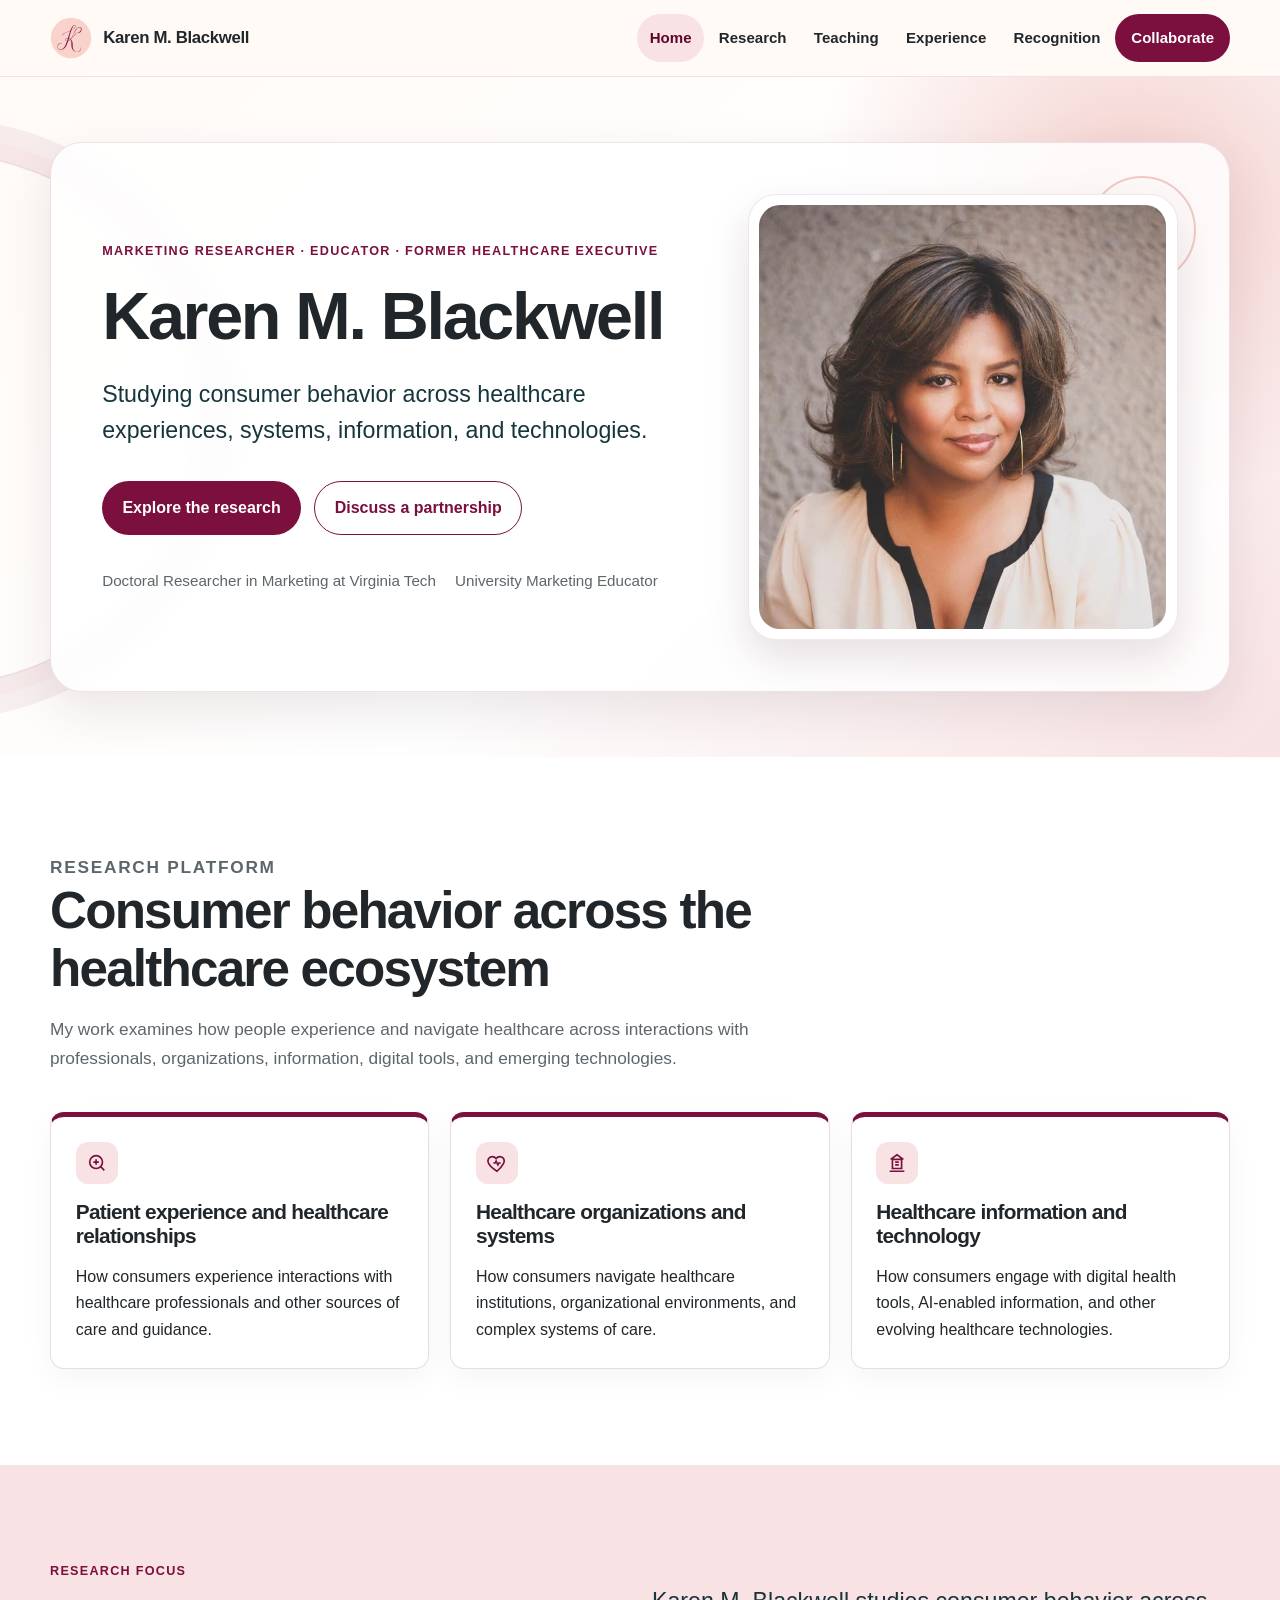
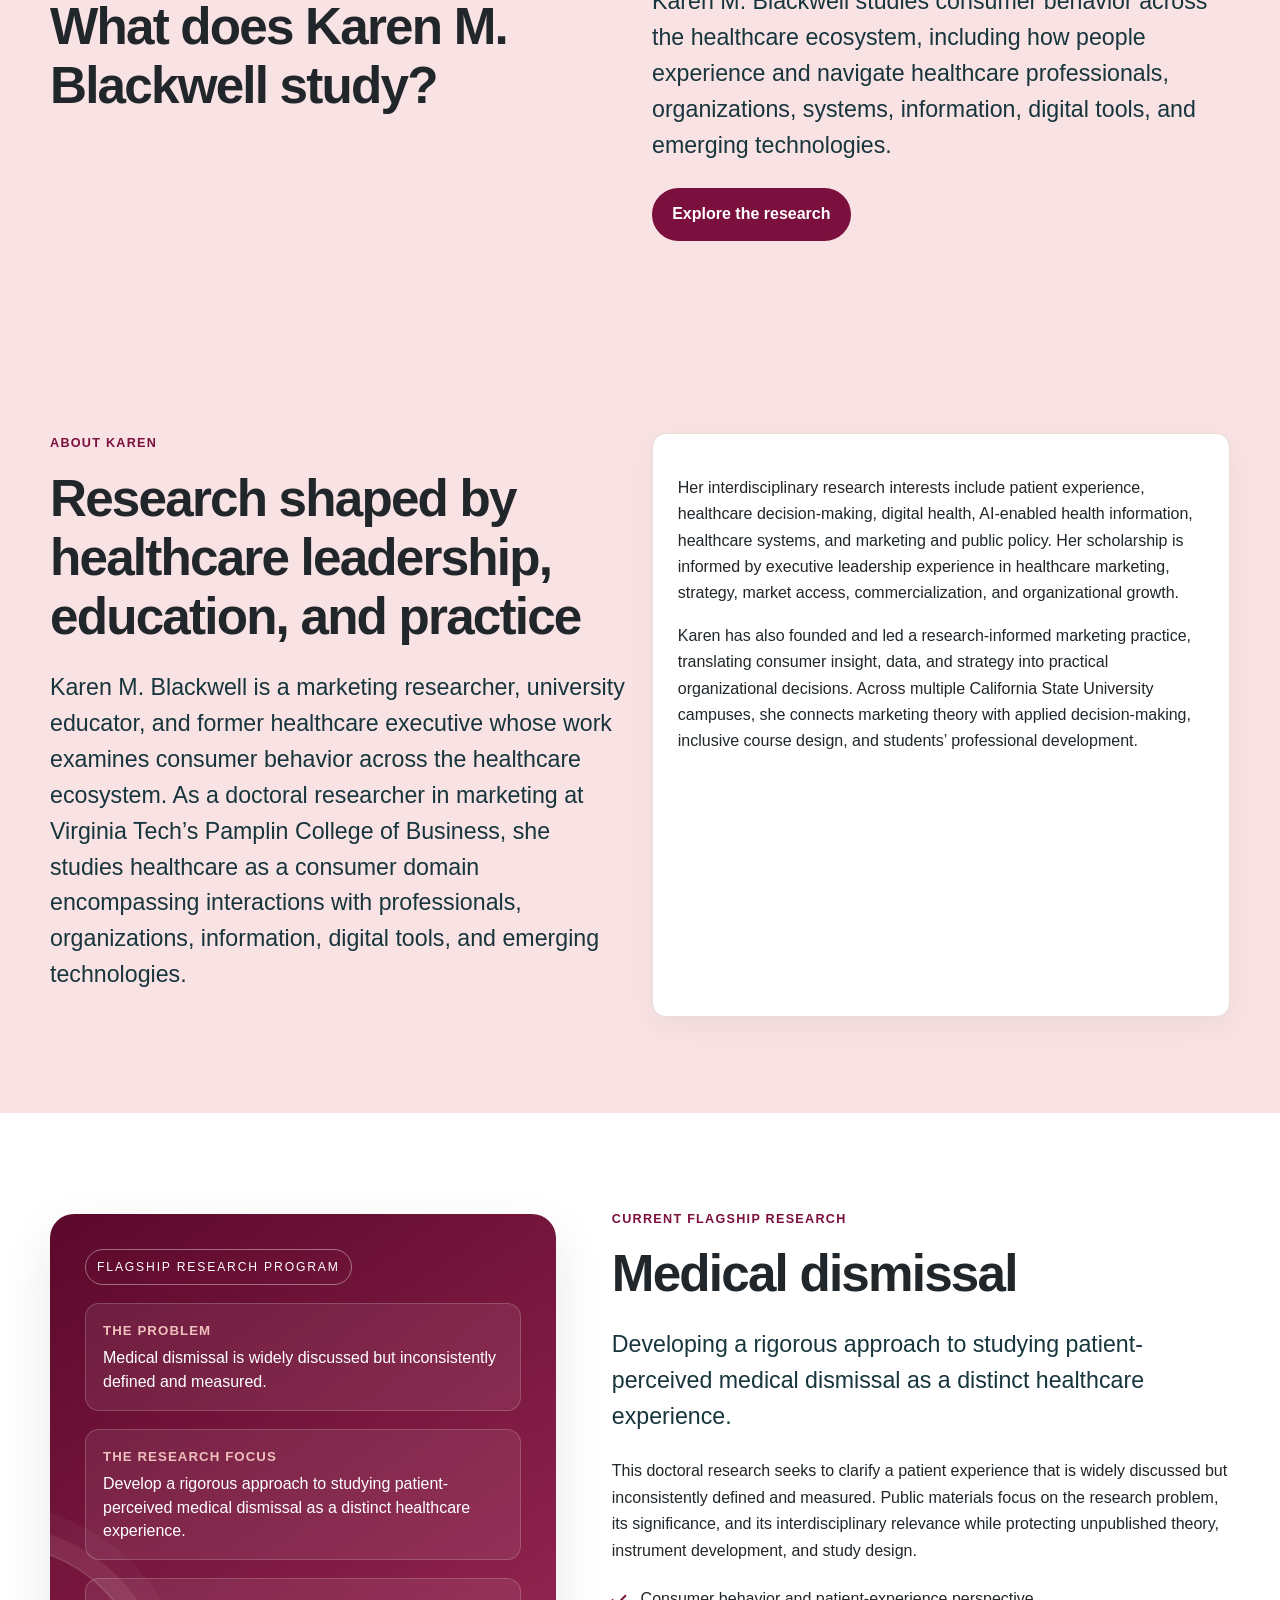
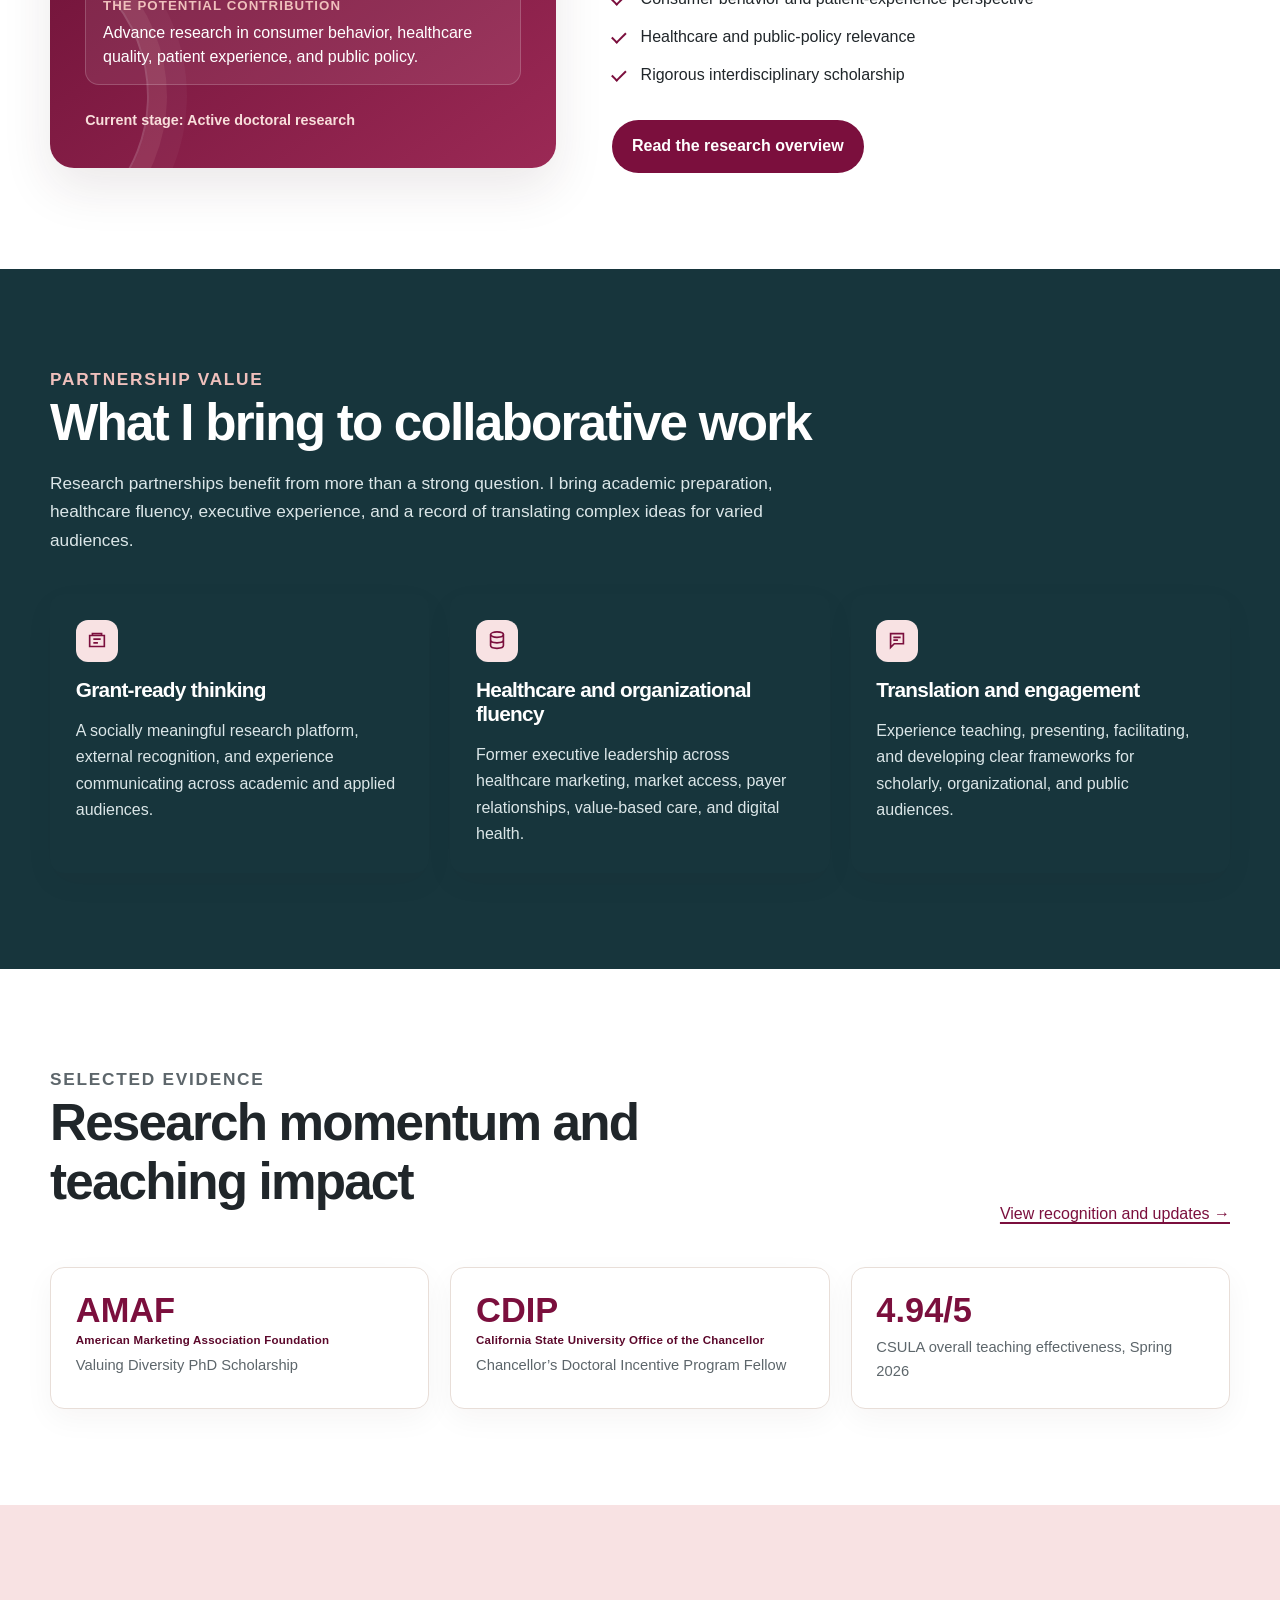
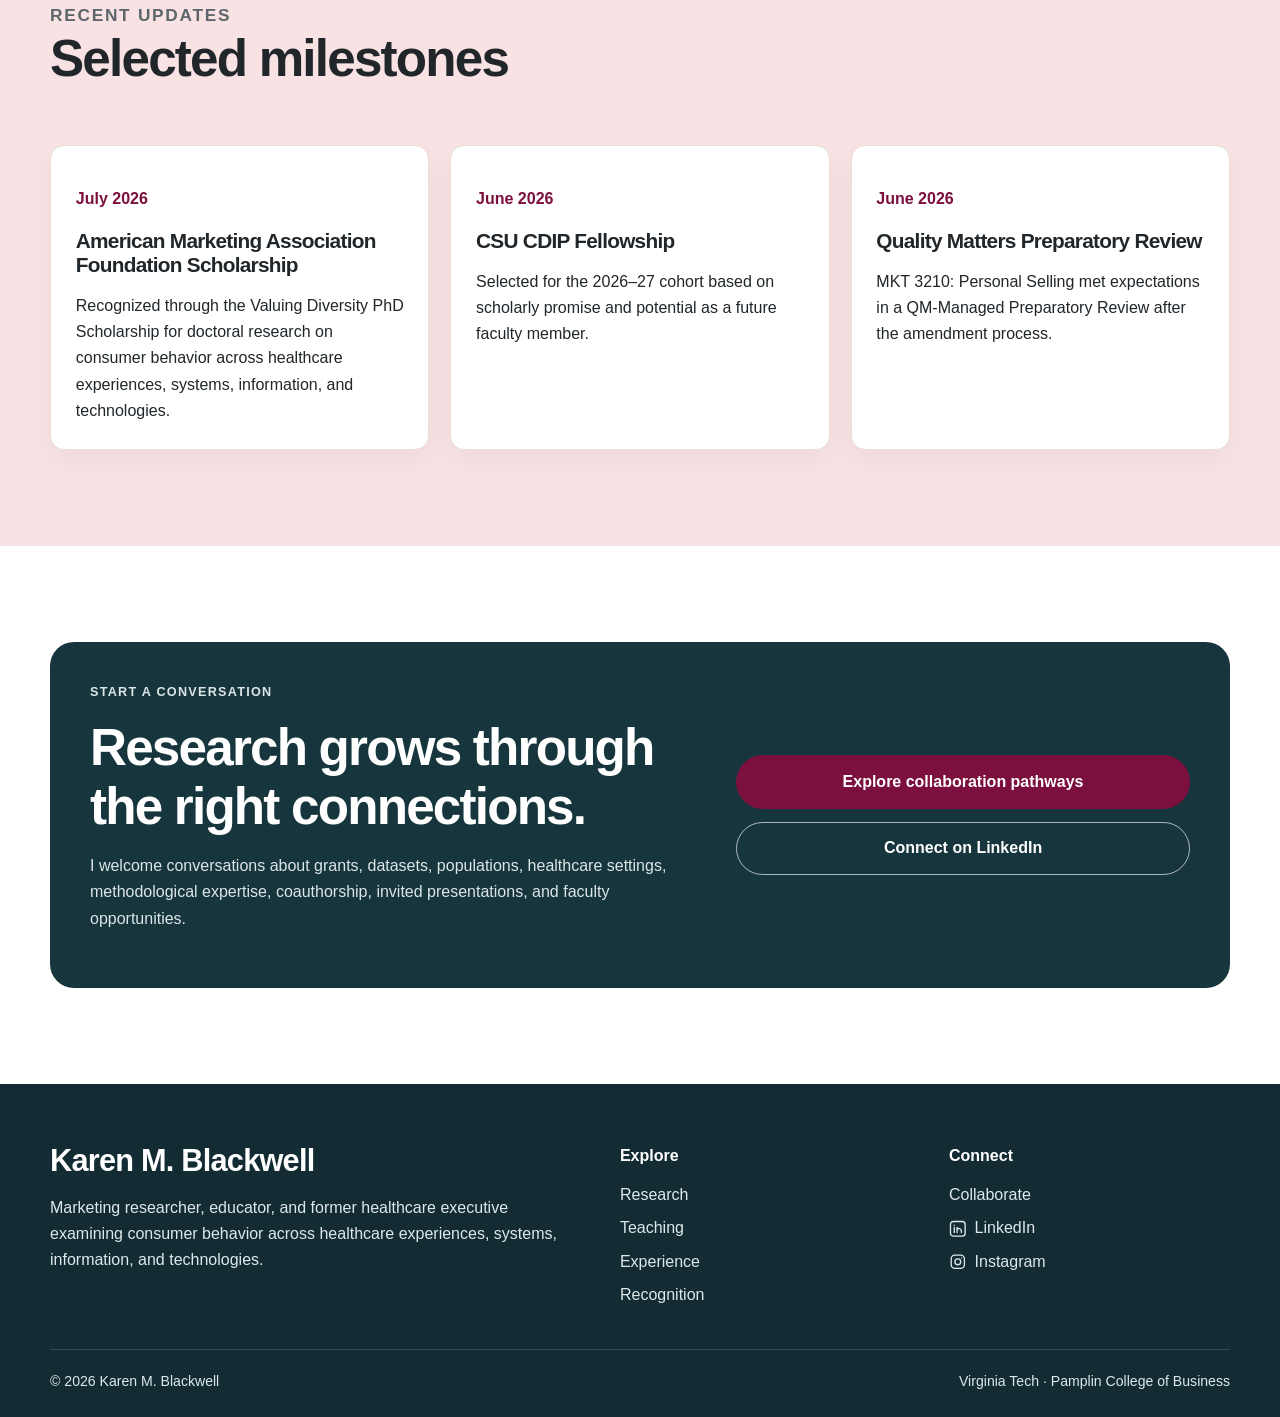
<file: index.html>
<!doctype html>
<html lang="en">
<head>
  <meta charset="utf-8">
  <meta name="viewport" content="width=device-width, initial-scale=1">
  <title>Karen M. Blackwell | Marketing Researcher &amp; Educator</title>
  <meta name="description" content="Karen M. Blackwell is a marketing researcher, educator, and former healthcare executive studying consumer behavior across healthcare experiences, systems, information, and technologies.">
  <meta name="theme-color" content="#7b0f3d">
  <link rel="canonical" href="https://karenmblackwell.com/">
  <link rel="icon" href="/assets/images/favicon.svg?v=20260803-1615" type="image/svg+xml" sizes="any">
  <link rel="shortcut icon" href="/assets/images/favicon.svg?v=20260803-1615">
  <link rel="apple-touch-icon" sizes="180x180" href="/assets/images/apple-touch-icon.png">
  <link rel="manifest" href="/site.webmanifest">
  <link rel="stylesheet" href="assets/css/styles.css">
  <meta property="og:title" content="Karen M. Blackwell | Marketing Researcher &amp; Educator">
  <meta property="og:description" content="Studying consumer behavior across healthcare experiences, systems, information, and technologies.">
  <meta property="og:type" content="website">
  <meta property="og:site_name" content="Karen M. Blackwell">
  <meta property="og:url" content="https://karenmblackwell.com/">
  <meta property="og:image" content="https://karenmblackwell.com/assets/images/karen-blackwell-social-card.jpg">
  <meta property="og:image:secure_url" content="https://karenmblackwell.com/assets/images/karen-blackwell-social-card.jpg">
  <meta property="og:image:type" content="image/jpeg">
  <meta property="og:image:width" content="1200">
  <meta property="og:image:height" content="630">
  <meta property="og:image:alt" content="Karen M. Blackwell, Marketing Researcher and Educator — Consumer behavior across the healthcare ecosystem">
  <meta name="twitter:card" content="summary_large_image">
  <meta name="twitter:image" content="https://karenmblackwell.com/assets/images/karen-blackwell-social-card.jpg">
  <meta name="twitter:image:alt" content="Karen M. Blackwell, Marketing Researcher and Educator — Consumer behavior across the healthcare ecosystem">
  <script type="application/ld+json">{
    "@context":"https://schema.org",
    "@type":"Person",
    "name":"Karen M. Blackwell",
    "url":"https://karenmblackwell.com",
    "image":"https://karenmblackwell.com/assets/images/karen-blackwell-headshot.webp",
    "jobTitle":"Marketing Researcher and Educator",
    "affiliation":[{"@type":"CollegeOrUniversity","name":"Virginia Tech — Pamplin College of Business"},{"@type":"CollegeOrUniversity","name":"California State University, Los Angeles"},{"@type":"CollegeOrUniversity","name":"California State University, Northridge"},{"@type":"CollegeOrUniversity","name":"San Diego State University"}],
    "sameAs":["https://www.linkedin.com/in/karenmblackwell/","https://www.instagram.com/karenmichelleblackwell/"]
  }</script>
  <script type="application/ld+json">{
    "@context":"https://schema.org",
    "@type":"WebSite",
    "name":"Karen M. Blackwell",
    "alternateName":"KarenMBlackwell.com",
    "url":"https://karenmblackwell.com/"
  }</script>
</head>
<body>
<a class="skip-link" href="#main">Skip to main content</a>
<header class="site-header">
  <div class="container nav-wrap">
    <a class="brand brand-wordmark" href="index.html" aria-label="Karen M. Blackwell home" style="display:inline-flex;align-items:center;width:min(430px,58vw);max-width:430px;height:64px;text-decoration:none">
      <svg class="header-wordmark" viewBox="0 0 430 76" role="img" aria-labelledby="header-wordmark-title-static" xmlns="http://www.w3.org/2000/svg" style="display:block;width:100%;height:auto;max-height:64px;overflow:visible">
        <title id="header-wordmark-title-static">Karen M. Blackwell</title>
        <path d="M20 64 C38 48, 42 20, 62 10 C76 3, 88 9, 82 22 C75 37, 53 43, 36 46 C63 42, 82 34, 99 17 M50 11 C39 31, 34 51, 35 69 M36 47 C50 50, 62 58, 68 70" fill="none" stroke="#7b0f3d" stroke-width="3.2" stroke-linecap="round" stroke-linejoin="round" opacity="0.78"/>
        <text x="78" y="48" fill="#7b0f3d" font-family="Avenir Next, Avenir, Montserrat, Inter, Arial, sans-serif" font-size="31" font-weight="750" letter-spacing="-0.8">Karen M. Blackwell</text>
      </svg>
    </a>
    <button class="nav-toggle" aria-label="Open navigation" aria-expanded="false" aria-controls="site-nav">
      <svg viewBox="0 0 24 24" fill="none" stroke="currentColor" stroke-width="2"><path d="M4 7h16M4 12h16M4 17h16"/></svg>
    </button>
    <nav class="site-nav" id="site-nav" aria-label="Primary navigation"><a href="index.html" aria-current="page">Home</a>
<a href="research.html">Research</a>
<a href="teaching.html">Teaching</a>
<a href="experience.html">Experience</a>
<a href="recognition.html">Recognition</a>
<a href="collaborate.html" class="nav-cta">Collaborate</a></nav>
  </div>
</header>
<main id="main">
<section class="hero">
  <div class="container hero-grid">
    <div class="hero-copy">
      <p class="eyebrow">Marketing researcher · educator · former healthcare executive</p>
      <h1 class="hero-name">Karen M. Blackwell</h1>
      <p class="lede">Studying consumer behavior across healthcare experiences, systems, information, and technologies.</p>
      <div class="hero-actions">
        <a class="button button-primary" href="research.html">Explore the research</a>
        <a class="button button-secondary" href="collaborate.html">Discuss a partnership</a>
      </div>
      <div class="hero-meta">
        <span>Doctoral Researcher in Marketing at Virginia Tech</span>
        <span>University Marketing Educator</span>
      </div>
    </div>
    <div class="portrait-frame" aria-label="Portrait of Karen M. Blackwell">
      <div class="portrait-ring" aria-hidden="true"></div>
      <div class="portrait-card"><img src="assets/images/karen-blackwell-headshot.webp" width="748" height="778" alt="Karen M. Blackwell"></div>
    </div>
  </div>
</section>

<section class="section section-white">
  <div class="container">
    <div class="section-head"><div><p class="eyebrow">Research platform</p><h2>Consumer behavior across the healthcare ecosystem</h2><p>My work examines how people experience and navigate healthcare across interactions with professionals, organizations, information, digital tools, and emerging technologies.</p></div></div>
    <div class="grid-3">
      <article class="card card-accent"><div class="icon"><svg aria-hidden="true" viewBox="0 0 24 24" fill="none" stroke="currentColor" stroke-width="1.8"><circle cx="11" cy="11" r="7"/><path d="m20 20-4-4M11 8v6M8 11h6"/></svg></div><h3>Patient experience and healthcare relationships</h3><p>How consumers experience interactions with healthcare professionals and other sources of care and guidance.</p></article>
      <article class="card card-accent"><div class="icon"><svg aria-hidden="true" viewBox="0 0 24 24" fill="none" stroke="currentColor" stroke-width="1.8"><path d="M12 21s-7-4.35-9.2-8.5C.9 8.8 3.1 5 6.8 5c2.1 0 3.4 1.1 4.2 2.2C11.8 6.1 13.1 5 15.2 5c3.7 0 5.9 3.8 4 7.5C17 16.65 12 21 12 21Z"/><path d="M8 12h2l1-2 2 4 1-2h2"/></svg></div><h3>Healthcare organizations and systems</h3><p>How consumers navigate healthcare institutions, organizational environments, and complex systems of care.</p></article>
      <article class="card card-accent"><div class="icon"><svg aria-hidden="true" viewBox="0 0 24 24" fill="none" stroke="currentColor" stroke-width="1.8"><path d="M4 21h16M6 18h12M7 8h10v10H7zM5 8l7-5 7 5"/><path d="M10 11h4M10 14h4"/></svg></div><h3>Healthcare information and technology</h3><p>How consumers engage with digital health tools, AI-enabled information, and other evolving healthcare technologies.</p></article>
    </div>
  </div>
</section>

<section class="section section-blush" aria-labelledby="about-karen-heading">
  <div class="container grid-2">
    <div>
      <p class="eyebrow">About Karen</p>
      <h2 id="about-karen-heading">Research shaped by healthcare leadership, education, and practice</h2>
      <p class="lede">Karen M. Blackwell is a marketing researcher, university educator, and former healthcare executive whose work examines consumer behavior across the healthcare ecosystem. As a doctoral researcher in marketing at Virginia Tech’s Pamplin College of Business, she studies healthcare as a consumer domain encompassing interactions with professionals, organizations, information, digital tools, and emerging technologies.</p>
    </div>
    <div class="card">
      <p>Her interdisciplinary research interests include patient experience, healthcare decision-making, digital health, AI-enabled health information, healthcare systems, and marketing and public policy. Her scholarship is informed by executive leadership experience in healthcare marketing, strategy, market access, commercialization, and organizational growth.</p>
      <p>Karen has also founded and led a research-informed marketing practice, translating consumer insight, data, and strategy into practical organizational decisions. Across multiple California State University campuses, she connects marketing theory with applied decision-making, inclusive course design, and students’ professional development.</p>
    </div>
  </div>
</section>

<section class="section section-white">
  <div class="container flagship">
    <div class="research-summary-panel" aria-label="Medical dismissal research summary">
      <span class="measure">Flagship research program</span>
      <div class="research-summary-item">
        <span class="research-summary-label">The problem</span>
        <p>Medical dismissal is widely discussed but inconsistently defined and measured.</p>
      </div>
      <div class="research-summary-item">
        <span class="research-summary-label">The research focus</span>
        <p>Develop a rigorous approach to studying patient-perceived medical dismissal as a distinct healthcare experience.</p>
      </div>
      <div class="research-summary-item">
        <span class="research-summary-label">The potential contribution</span>
        <p>Advance research in consumer behavior, healthcare quality, patient experience, and public policy.</p>
      </div>
      <div class="research-stage">Current stage: Active doctoral research</div>
    </div>
    <div>
      <p class="eyebrow">Current flagship research</p>
      <h2>Medical dismissal</h2>
      <p class="lede">Developing a rigorous approach to studying patient-perceived medical dismissal as a distinct healthcare experience.</p>
      <p>This doctoral research seeks to clarify a patient experience that is widely discussed but inconsistently defined and measured. Public materials focus on the research problem, its significance, and its interdisciplinary relevance while protecting unpublished theory, instrument development, and study design.</p>
      <ul class="list-check"><li>Consumer behavior and patient-experience perspective</li><li>Healthcare and public-policy relevance</li><li>Rigorous interdisciplinary scholarship</li></ul>
      <div class="hero-actions"><a class="button button-primary" href="research.html#medical-dismissal">Read the research overview</a></div>
    </div>
  </div>
</section>

<section class="section section-teal">
  <div class="container">
    <div class="section-head"><div><p class="eyebrow">Partnership value</p><h2>What I bring to collaborative work</h2><p class="muted">Research partnerships benefit from more than a strong question. I bring academic preparation, healthcare fluency, executive experience, and a record of translating complex ideas for varied audiences.</p></div></div>
    <div class="grid-3">
      <article class="card card-teal"><div class="icon"><svg aria-hidden="true" viewBox="0 0 24 24" fill="none" stroke="currentColor" stroke-width="1.8"><path d="M4 6h16v12H4z"/><path d="M8 10h8M8 14h5M7 6V4h10v2"/></svg></div><h3>Grant-ready thinking</h3><p>A socially meaningful research platform, external recognition, and experience communicating across academic and applied audiences.</p></article>
      <article class="card card-teal"><div class="icon"><svg aria-hidden="true" viewBox="0 0 24 24" fill="none" stroke="currentColor" stroke-width="1.8"><ellipse cx="12" cy="5" rx="7" ry="3"/><path d="M5 5v6c0 1.7 3.1 3 7 3s7-1.3 7-3V5M5 11v6c0 1.7 3.1 3 7 3s7-1.3 7-3v-6"/></svg></div><h3>Healthcare and organizational fluency</h3><p>Former executive leadership across healthcare marketing, market access, payer relationships, value-based care, and digital health.</p></article>
      <article class="card card-teal"><div class="icon"><svg aria-hidden="true" viewBox="0 0 24 24" fill="none" stroke="currentColor" stroke-width="1.8"><path d="M5 4h14v11H9l-4 4V4Z"/><path d="M8 8h8M8 11h5"/></svg></div><h3>Translation and engagement</h3><p>Experience teaching, presenting, facilitating, and developing clear frameworks for scholarly, organizational, and public audiences.</p></article>
    </div>
  </div>
</section>

<section class="section section-white">
  <div class="container">
    <div class="section-head"><div><p class="eyebrow">Selected evidence</p><h2>Research momentum and teaching impact</h2></div><a href="recognition.html">View recognition and updates →</a></div>
    <div class="grid-3">
      <div class="card"><span class="number">AMAF</span><span class="card-source">American Marketing Association Foundation</span><span class="label">Valuing Diversity PhD Scholarship</span></div>
      <div class="card"><span class="number">CDIP</span><span class="card-source">California State University Office of the Chancellor</span><span class="label">Chancellor’s Doctoral Incentive Program Fellow</span></div>
      <div class="card"><span class="number">4.94/5</span><span class="label">CSULA overall teaching effectiveness, Spring 2026</span></div>
    </div>
  </div>
</section>

<section class="section section-blush">
  <div class="container">
    <div class="section-head"><div><p class="eyebrow">Recent updates</p><h2>Selected milestones</h2></div></div>
    <div class="grid-3">
      <article class="card"><p class="kicker">July 2026</p><h3>American Marketing Association Foundation Scholarship</h3><p>Recognized through the Valuing Diversity PhD Scholarship for doctoral research on consumer behavior across healthcare experiences, systems, information, and technologies.</p></article>
      <article class="card"><p class="kicker">June 2026</p><h3>CSU CDIP Fellowship</h3><p>Selected for the 2026–27 cohort based on scholarly promise and potential as a future faculty member.</p></article>
      <article class="card"><p class="kicker">June 2026</p><h3>Quality Matters Preparatory Review</h3><p>MKT 3210: Personal Selling met expectations in a QM-Managed Preparatory Review after the amendment process.</p></article>
    </div>
  </div>
</section>

<section class="section section-white">
  <div class="container contact-panel">
    <div><p class="eyebrow">Start a conversation</p><h2>Research grows through the right connections.</h2><p>I welcome conversations about grants, datasets, populations, healthcare settings, methodological expertise, coauthorship, invited presentations, and faculty opportunities.</p></div>
    <div class="contact-actions"><a class="button button-primary" href="collaborate.html">Explore collaboration pathways</a><a class="button button-secondary" href="https://www.linkedin.com/in/karenmblackwell/" target="_blank" rel="noopener">Connect on LinkedIn</a></div>
  </div>
</section>
</main>
<footer class="site-footer">
  <div class="container">
    <div class="footer-grid">
      <div>
        <div class="footer-brand">Karen M. Blackwell</div>
        <p>Marketing researcher, educator, and former healthcare executive examining consumer behavior across healthcare experiences, systems, information, and technologies.</p>
      </div>
      <div>
        <div class="footer-title">Explore</div>
        <div class="footer-links">
          <a href="research.html">Research</a><a href="teaching.html">Teaching</a><a href="experience.html">Experience</a><a href="recognition.html">Recognition</a>
        </div>
      </div>
      <div>
        <div class="footer-title">Connect</div>
        <div class="footer-links">
          <a href="collaborate.html">Collaborate</a>
          <a href="https://www.linkedin.com/in/karenmblackwell/" target="_blank" rel="noopener">LinkedIn</a>
          <a href="https://www.instagram.com/karenmichelleblackwell/" target="_blank" rel="noopener">Instagram</a>
        </div>
      </div>
    </div>
    <div class="footer-bottom"><span>© <span data-current-year></span> Karen M. Blackwell</span><span>Virginia Tech · Pamplin College of Business</span></div>
  </div>
</footer>
<script src="assets/js/main.js?v=20260803-1615" defer></script>
</body>
</html>
</file>
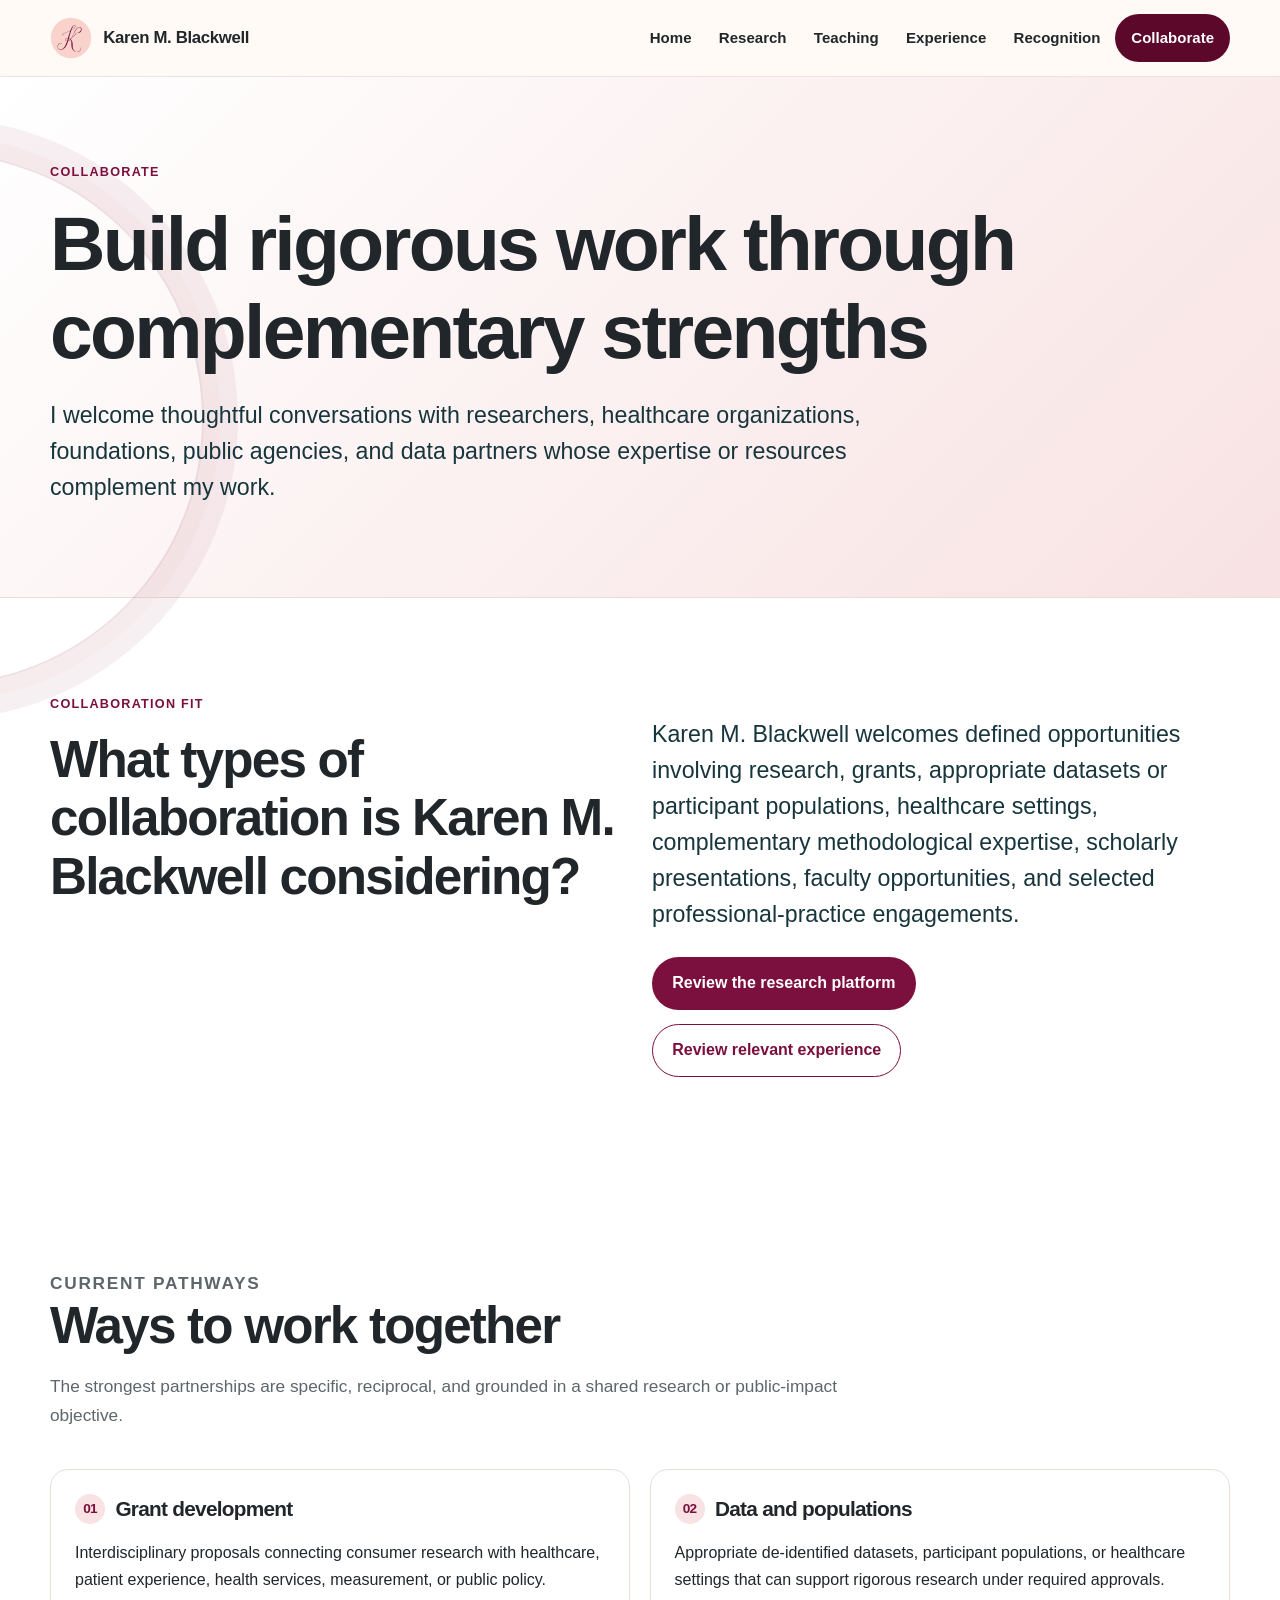
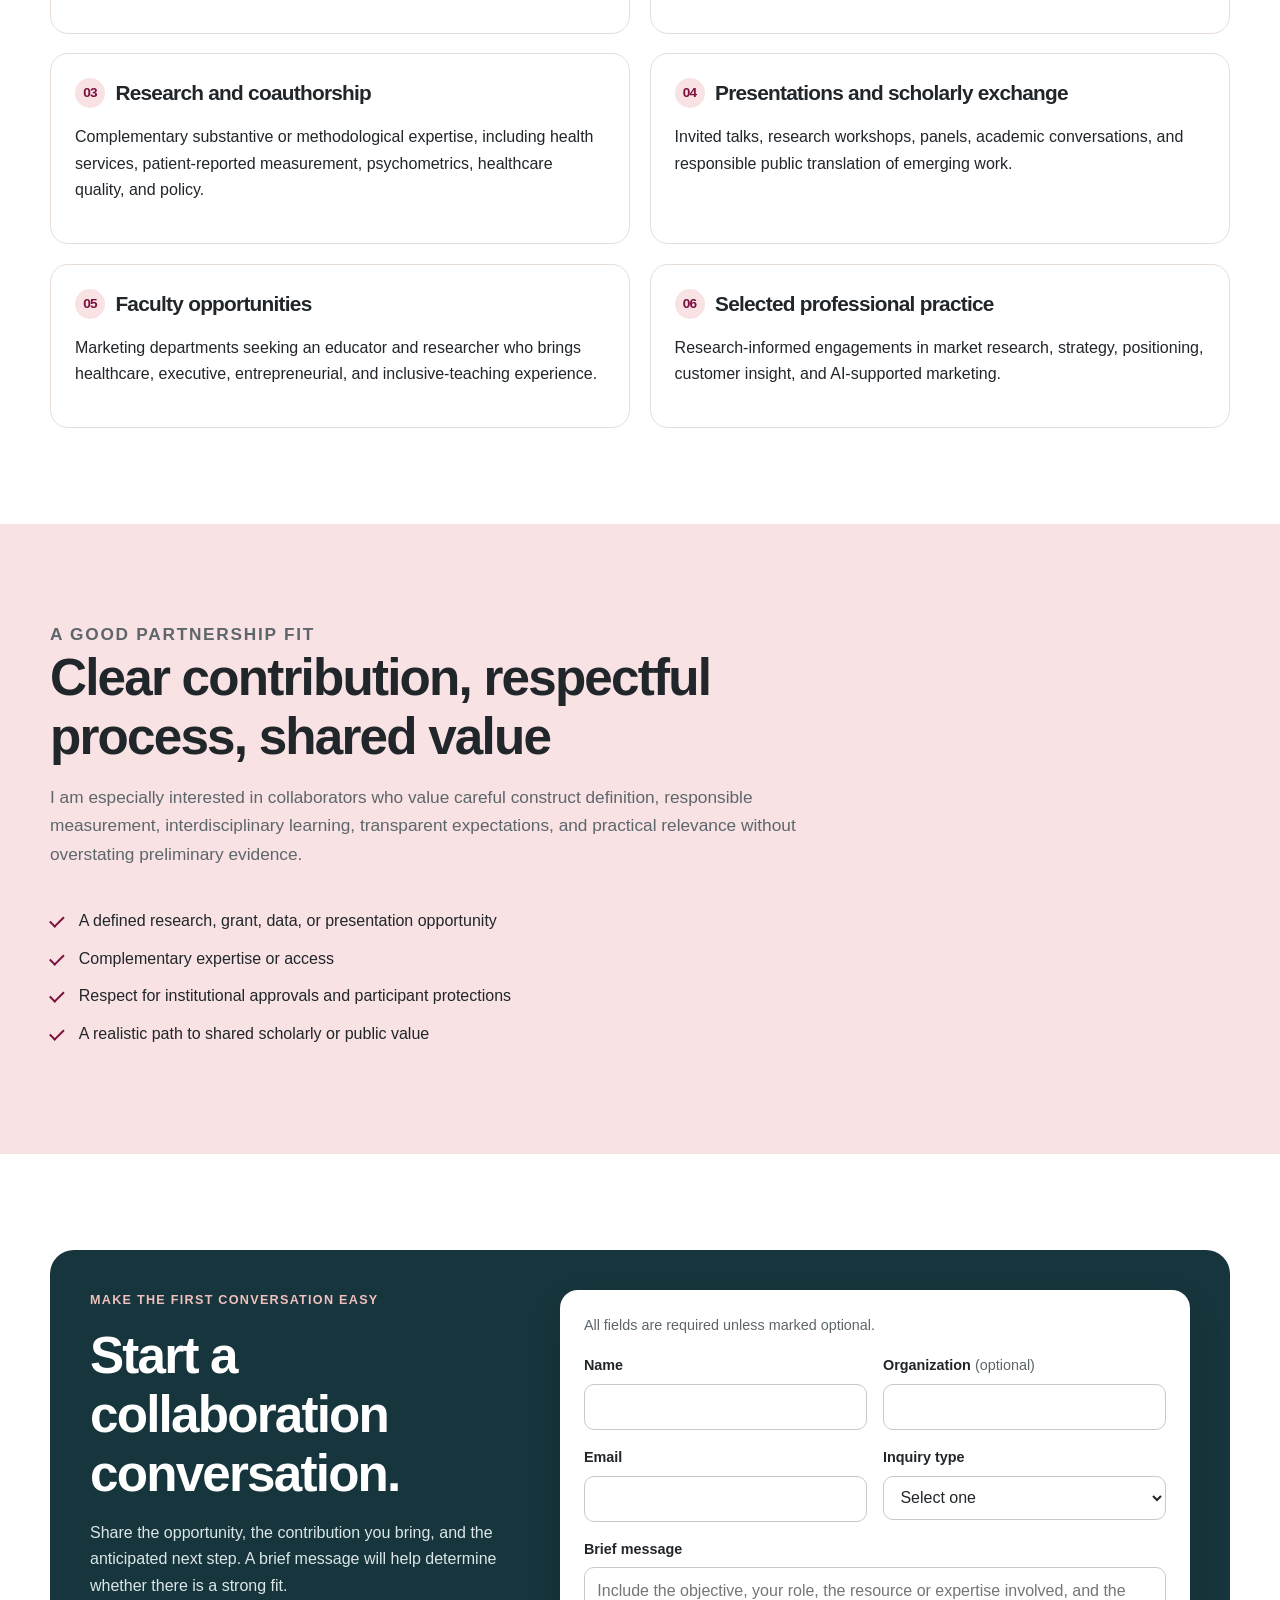
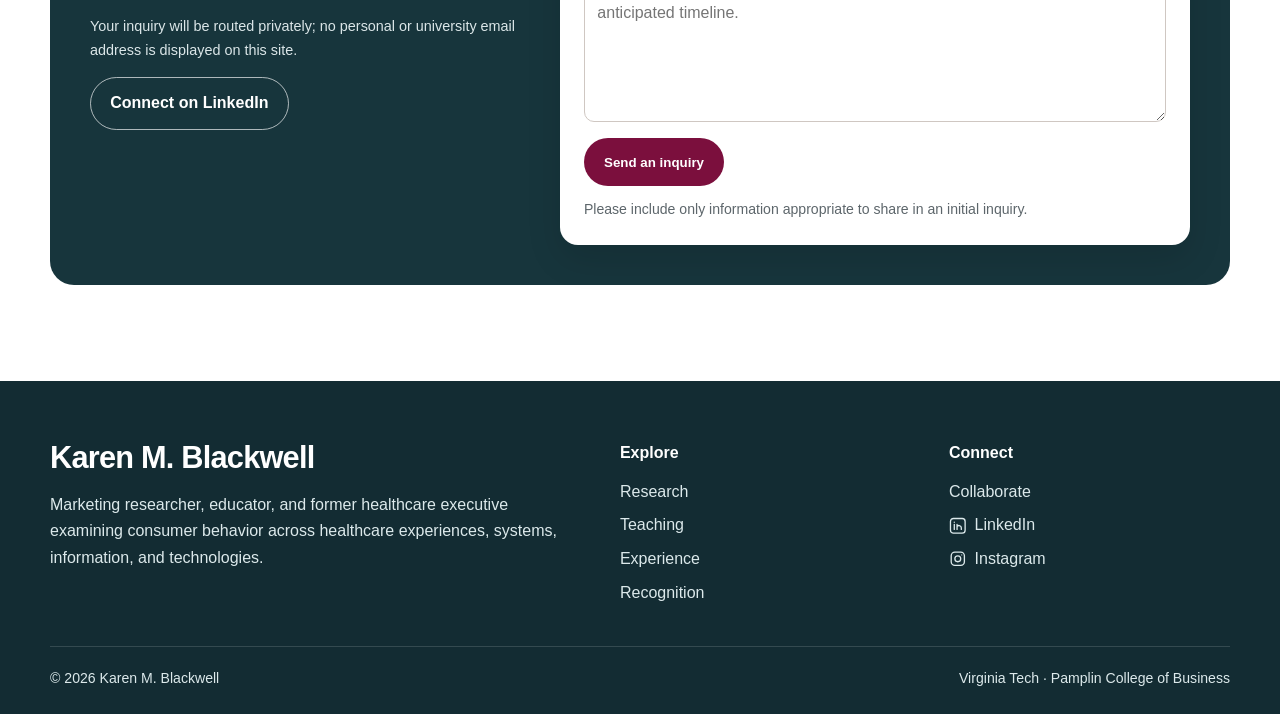
<file: collaborate.html>
<!doctype html>
<html lang="en">
<head>
  <meta charset="utf-8">
  <meta name="viewport" content="width=device-width, initial-scale=1">
  <title>Collaborate | Karen M. Blackwell</title>
  <meta name="description" content="Research, grant, data, presentation, faculty, and selected professional-practice collaboration with Karen M. Blackwell.">
  <meta name="theme-color" content="#7b0f3d">
  <link rel="canonical" href="https://karenmblackwell.com/collaborate.html">
  <link rel="icon" href="assets/images/favicon.svg" type="image/svg+xml">
  <link rel="stylesheet" href="assets/css/styles.css">
  <meta property="og:title" content="Collaborate | Karen M. Blackwell">
  <meta property="og:description" content="Research, grant, data, presentation, faculty, and selected professional-practice collaboration with Karen M. Blackwell.">
  <meta property="og:type" content="website">
  <meta property="og:site_name" content="Karen M. Blackwell">
  <meta property="og:url" content="https://karenmblackwell.com/collaborate.html">
  <meta property="og:image" content="https://karenmblackwell.com/assets/images/karen-blackwell-social-card.png">
  <meta name="twitter:card" content="summary_large_image">
  <script type="application/ld+json">{
    "@context":"https://schema.org",
    "@type":"Person",
    "name":"Karen M. Blackwell",
    "url":"https://karenmblackwell.com",
    "image":"https://karenmblackwell.com/assets/images/karen-blackwell-headshot.webp",
    "jobTitle":"Marketing Researcher and Educator",
    "affiliation":[{"@type":"CollegeOrUniversity","name":"Virginia Tech — Pamplin College of Business"},{"@type":"CollegeOrUniversity","name":"California State University, Los Angeles"},{"@type":"CollegeOrUniversity","name":"California State University, Northridge"},{"@type":"CollegeOrUniversity","name":"San Diego State University"}],
    "sameAs":["https://www.linkedin.com/in/karenmblackwell/","https://www.instagram.com/karenmichelleblackwell/"]
  }</script>
</head>
<body>
<a class="skip-link" href="#main">Skip to main content</a>
<header class="site-header">
  <div class="container nav-wrap">
    <a class="brand" href="index.html" aria-label="Karen M. Blackwell home">
      <span class="brand-mark" aria-hidden="true">KMB</span><span class="brand-name">Karen M. Blackwell</span>
    </a>
    <button class="nav-toggle" aria-label="Open navigation" aria-expanded="false" aria-controls="site-nav">
      <svg viewBox="0 0 24 24" fill="none" stroke="currentColor" stroke-width="2"><path d="M4 7h16M4 12h16M4 17h16"/></svg>
    </button>
    <nav class="site-nav" id="site-nav" aria-label="Primary navigation"><a href="index.html">Home</a>
<a href="research.html">Research</a>
<a href="teaching.html">Teaching</a>
<a href="experience.html">Experience</a>
<a href="recognition.html">Recognition</a>
<a href="collaborate.html" class="nav-cta" aria-current="page">Collaborate</a></nav>
  </div>
</header>
<main id="main">
<section class="page-hero"><div class="container"><p class="eyebrow">Collaborate</p><h1>Build rigorous work through complementary strengths</h1><p class="lede">I welcome thoughtful conversations with researchers, healthcare organizations, foundations, public agencies, and data partners whose expertise or resources complement my work.</p></div></section>
<section class="section section-white"><div class="container">
  <div class="section-head"><div><p class="eyebrow">Current pathways</p><h2>Ways to work together</h2><p>The strongest partnerships are specific, reciprocal, and grounded in a shared research or public-impact objective.</p></div></div>
  <div class="collab-grid">
    <article class="collab-card"><h3><span>01</span>Grant development</h3><p>Interdisciplinary proposals connecting consumer research with healthcare, patient experience, health services, measurement, or public policy.</p></article>
    <article class="collab-card"><h3><span>02</span>Data and populations</h3><p>Appropriate de-identified datasets, participant populations, or healthcare settings that can support rigorous research under required approvals.</p></article>
    <article class="collab-card"><h3><span>03</span>Research and coauthorship</h3><p>Complementary substantive or methodological expertise, including health services, patient-reported measurement, psychometrics, healthcare quality, and policy.</p></article>
    <article class="collab-card"><h3><span>04</span>Presentations and scholarly exchange</h3><p>Invited talks, research workshops, panels, academic conversations, and responsible public translation of emerging work.</p></article>
    <article class="collab-card"><h3><span>05</span>Faculty opportunities</h3><p>Marketing departments seeking an educator and researcher who brings healthcare, executive, entrepreneurial, and inclusive-teaching experience.</p></article>
    <article class="collab-card"><h3><span>06</span>Selected professional practice</h3><p>Research-informed engagements in market research, strategy, positioning, customer insight, and AI-supported marketing.</p></article>
  </div>
</div></section>
<section class="section section-blush"><div class="container">
  <div class="section-head"><div><p class="eyebrow">A good partnership fit</p><h2>Clear contribution, respectful process, shared value</h2><p>I am especially interested in collaborators who value careful construct definition, responsible measurement, interdisciplinary learning, transparent expectations, and practical relevance without overstating preliminary evidence.</p></div></div>
  <ul class="list-check"><li>A defined research, grant, data, or presentation opportunity</li><li>Complementary expertise or access</li><li>Respect for institutional approvals and participant protections</li><li>A realistic path to shared scholarly or public value</li></ul>
</div></section>
<section class="section section-white"><div class="container contact-panel contact-panel-form">
  <div><p class="eyebrow">Make the first conversation easy</p><h2>Start a collaboration conversation.</h2><p>Share the opportunity, the contribution you bring, and the anticipated next step. A brief message will help determine whether there is a strong fit.</p><p class="contact-privacy">Your inquiry will be routed privately; no personal or university email address is displayed on this site.</p><a class="button button-secondary" href="https://www.linkedin.com/in/karenmblackwell/" target="_blank" rel="noopener">Connect on LinkedIn</a></div>
  <form class="inquiry-form" action="https://formspree.io/f/mbdnwdzo" method="post" data-inquiry-form>
    <p class="form-instructions">All fields are required unless marked optional.</p>
    <div class="form-grid">
      <div class="form-field"><label for="name">Name</label><input id="name" name="name" type="text" autocomplete="name" required></div>
      <div class="form-field"><label for="organization">Organization <span class="optional">(optional)</span></label><input id="organization" name="organization" type="text" autocomplete="organization"></div>
      <div class="form-field"><label for="email">Email</label><input id="email" name="email" type="email" autocomplete="email" required></div>
      <div class="form-field"><label for="inquiry-type">Inquiry type</label><select id="inquiry-type" name="inquiry_type" required><option value="">Select one</option><option>Grant partnership</option><option>Research collaboration or coauthorship</option><option>Data, population, or research setting</option><option>Presentation or scholarly exchange</option><option>Faculty opportunity</option><option>Selected professional practice</option></select></div>
      <div class="form-field form-field-full"><label for="message">Brief message</label><textarea id="message" name="message" rows="6" required placeholder="Include the objective, your role, the resource or expertise involved, and the anticipated timeline."></textarea></div>
    </div>
    <input type="text" name="_gotcha" class="honeypot" tabindex="-1" autocomplete="off" aria-hidden="true">
    <input type="hidden" name="_subject" value="KarenMBlackwell.com collaboration inquiry">
    <button class="button button-primary" type="submit">Send an inquiry</button>
    <p class="form-status" data-form-status role="status" aria-live="polite">Please include only information appropriate to share in an initial inquiry.</p>
  </form>
</div></section>
</main>
<footer class="site-footer">
  <div class="container">
    <div class="footer-grid">
      <div>
        <div class="footer-brand">Karen M. Blackwell</div>
        <p>Marketing researcher, educator, and former healthcare executive examining consumer behavior across healthcare experiences, systems, information, and technologies.</p>
      </div>
      <div>
        <div class="footer-title">Explore</div>
        <div class="footer-links">
          <a href="research.html">Research</a><a href="teaching.html">Teaching</a><a href="experience.html">Experience</a><a href="recognition.html">Recognition</a>
        </div>
      </div>
      <div>
        <div class="footer-title">Connect</div>
        <div class="footer-links">
          <a href="collaborate.html">Collaborate</a>
          <a href="https://www.linkedin.com/in/karenmblackwell/" target="_blank" rel="noopener">LinkedIn</a>
          <a href="https://www.instagram.com/karenmichelleblackwell/" target="_blank" rel="noopener">Instagram</a>
        </div>
      </div>
    </div>
    <div class="footer-bottom"><span>© <span data-current-year></span> Karen M. Blackwell</span><span>Virginia Tech · Pamplin College of Business</span></div>
  </div>
</footer>
<script src="assets/js/main.js" defer></script>
</body>
</html>
</file>
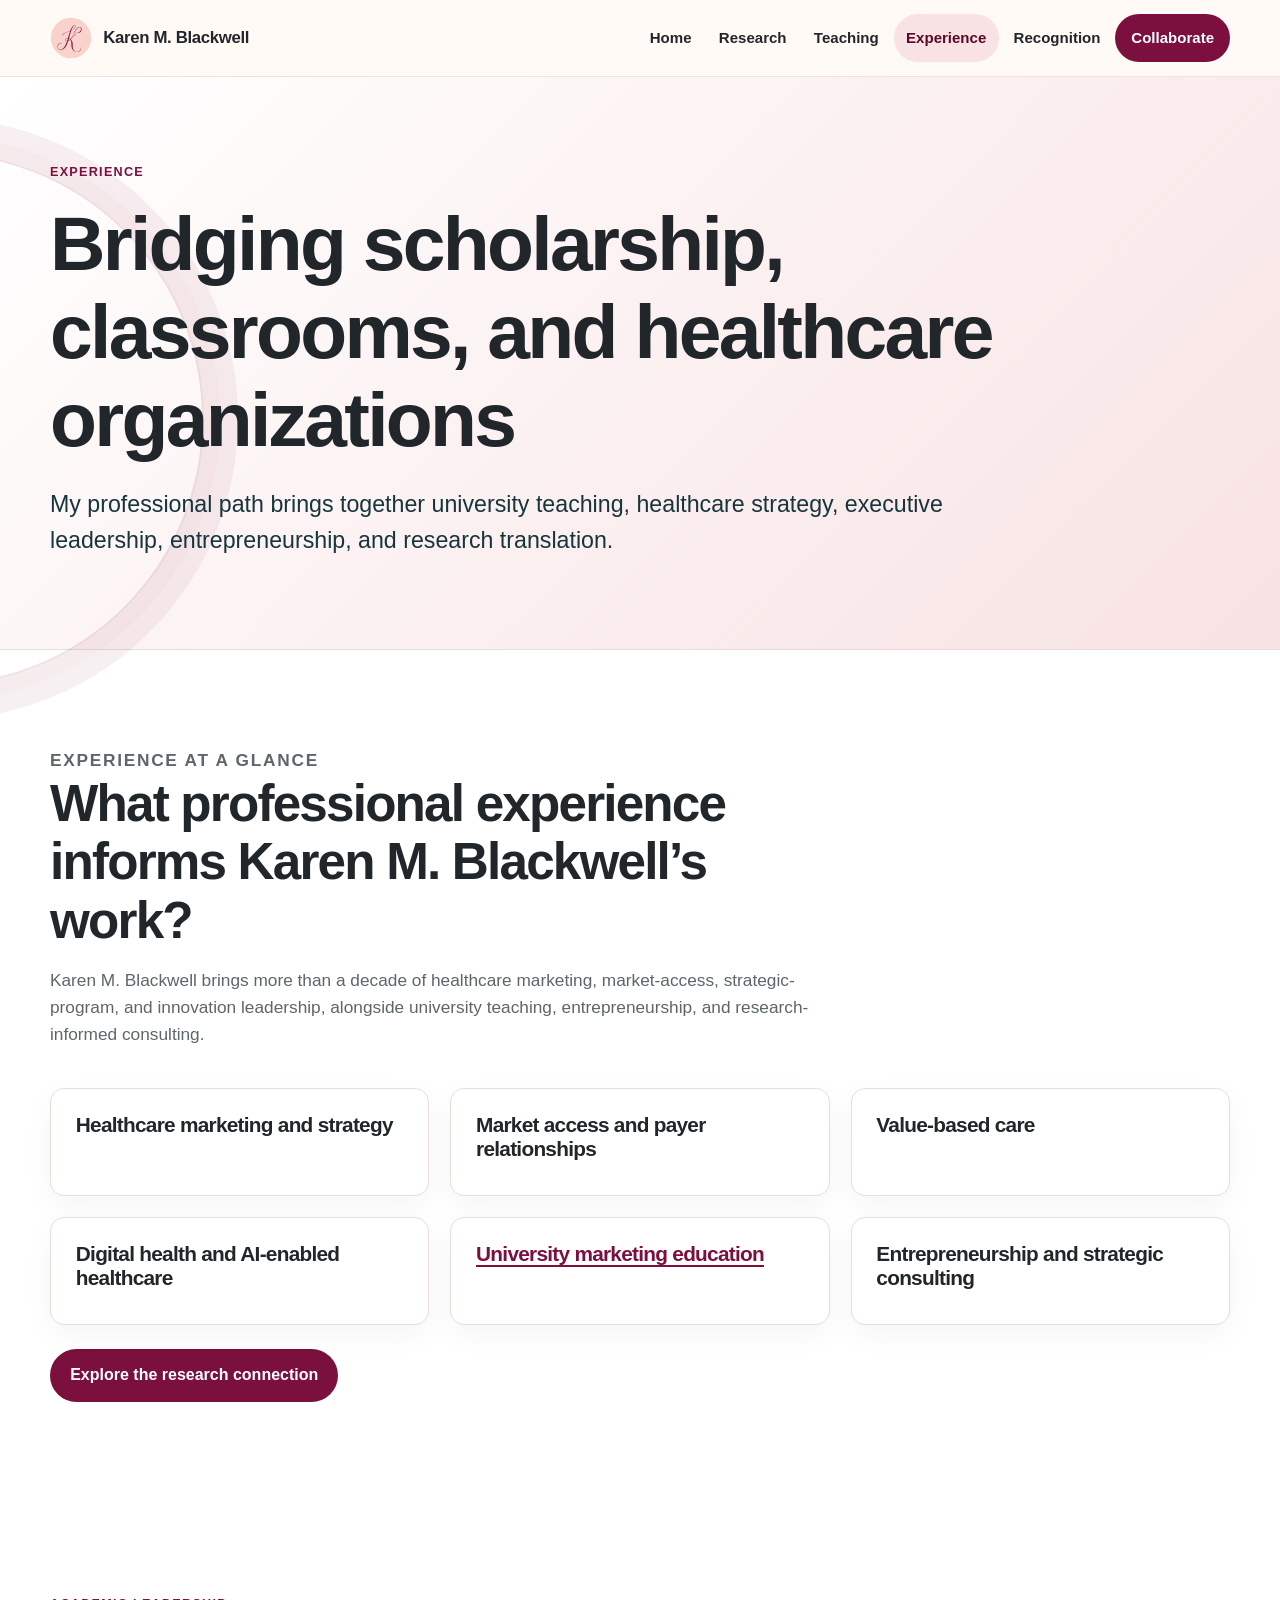
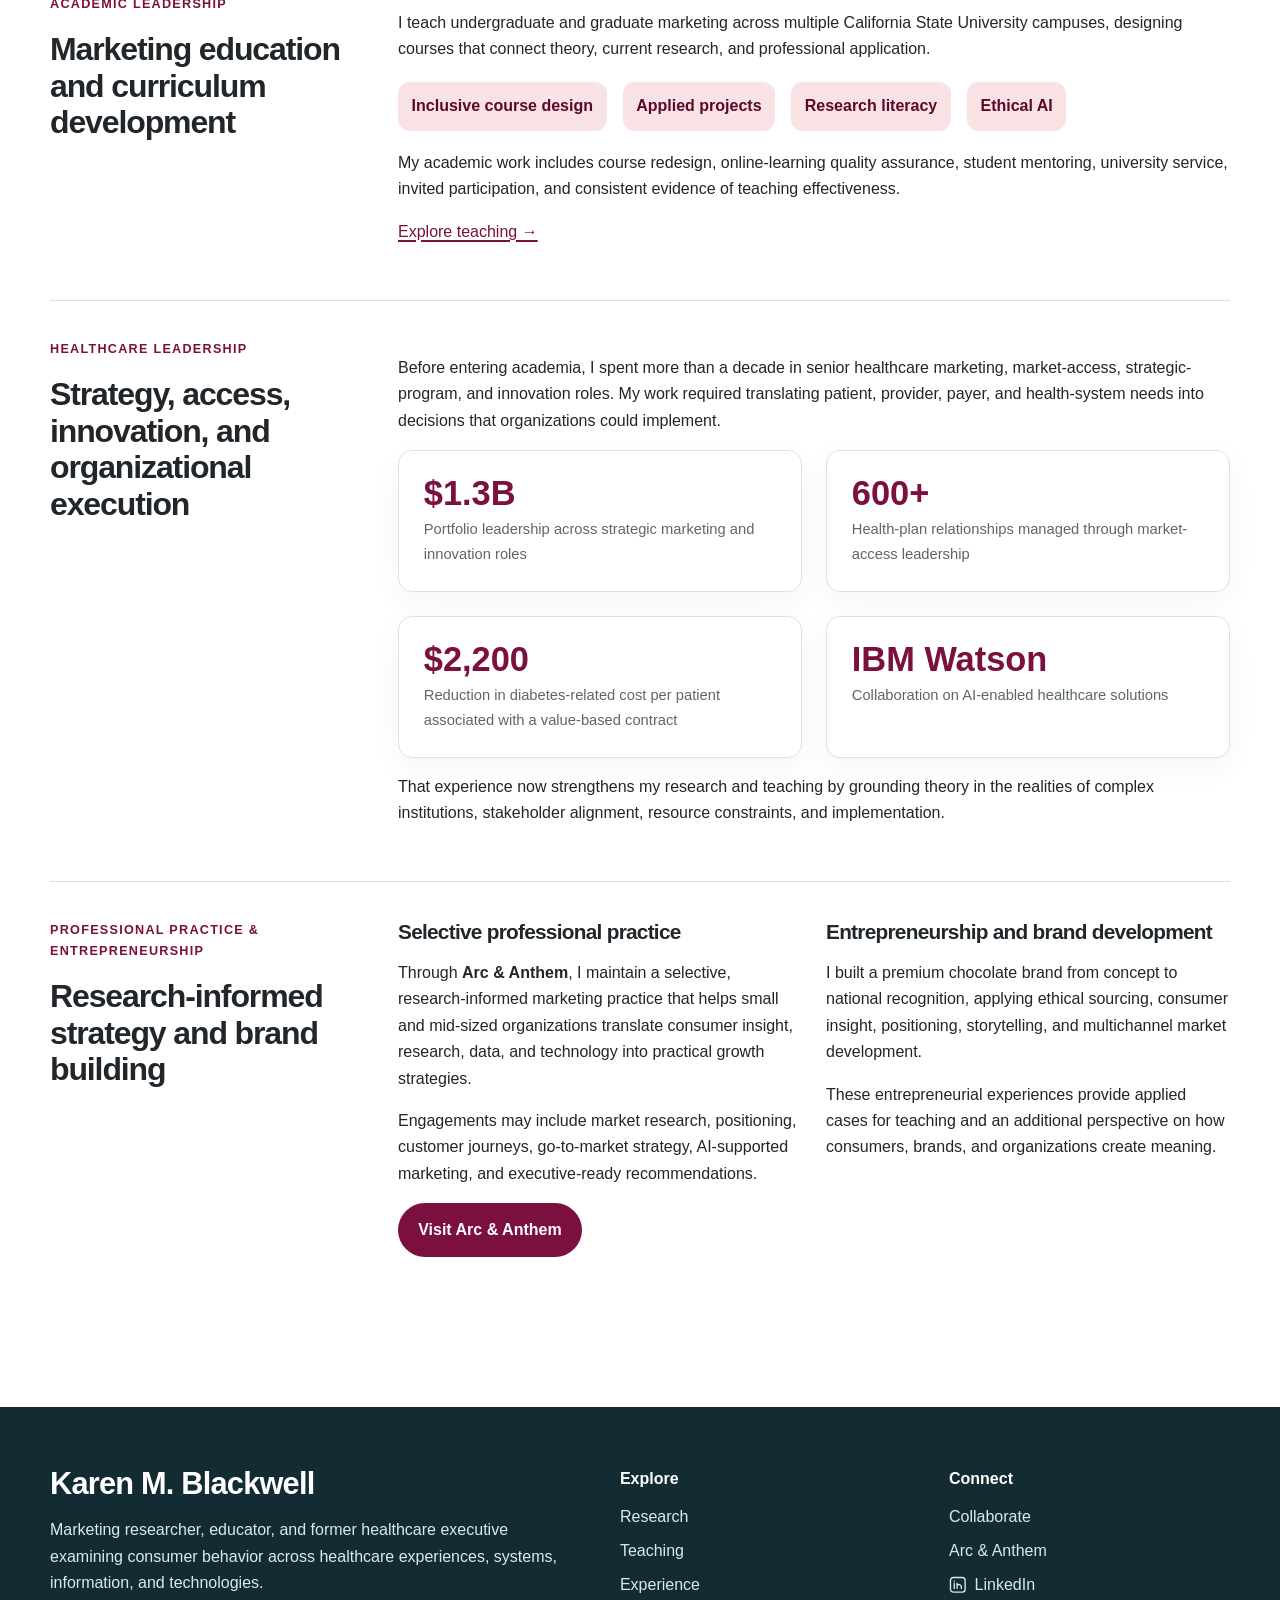
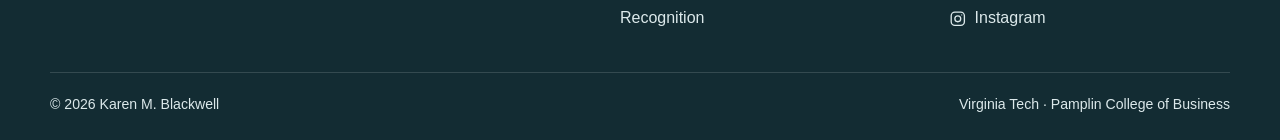
<file: experience.html>
<!doctype html>
<html lang="en">
<head>
  <meta charset="utf-8">
  <meta name="viewport" content="width=device-width, initial-scale=1">
  <title>Experience | Karen M. Blackwell</title>
  <meta name="description" content="Academic, healthcare executive, and entrepreneurial experience of Karen M. Blackwell.">
  <meta name="theme-color" content="#7b0f3d">
  <link rel="canonical" href="https://karenmblackwell.com/experience.html">
  <link rel="icon" href="assets/images/favicon.svg" type="image/svg+xml">
  <link rel="stylesheet" href="assets/css/styles.css">
  <meta property="og:title" content="Experience | Karen M. Blackwell">
  <meta property="og:description" content="Academic, healthcare executive, and entrepreneurial experience of Karen M. Blackwell.">
  <meta property="og:type" content="website">
  <meta property="og:site_name" content="Karen M. Blackwell">
  <meta property="og:url" content="https://karenmblackwell.com/experience.html">
  <meta property="og:image" content="https://karenmblackwell.com/assets/images/karen-blackwell-social-card.png">
  <meta name="twitter:card" content="summary_large_image">
  <script type="application/ld+json">{
    "@context":"https://schema.org",
    "@type":"Person",
    "name":"Karen M. Blackwell",
    "url":"https://karenmblackwell.com",
    "image":"https://karenmblackwell.com/assets/images/karen-blackwell-headshot.webp",
    "jobTitle":"Marketing Researcher and Educator",
    "affiliation":[{"@type":"CollegeOrUniversity","name":"Virginia Tech — Pamplin College of Business"},{"@type":"CollegeOrUniversity","name":"California State University, Los Angeles"},{"@type":"CollegeOrUniversity","name":"California State University, Northridge"},{"@type":"CollegeOrUniversity","name":"San Diego State University"}],
    "sameAs":["https://www.linkedin.com/in/karenmblackwell/","https://www.instagram.com/karenmichelleblackwell/","https://www.arcandanthem.com/"]
  }</script>
</head>
<body>
<a class="skip-link" href="#main">Skip to main content</a>
<header class="site-header">
  <div class="container nav-wrap">
    <a class="brand" href="index.html" aria-label="Karen M. Blackwell home">
      <span class="brand-mark" aria-hidden="true">KMB</span><span class="brand-name">Karen M. Blackwell</span>
    </a>
    <button class="nav-toggle" aria-label="Open navigation" aria-expanded="false" aria-controls="site-nav">
      <svg viewBox="0 0 24 24" fill="none" stroke="currentColor" stroke-width="2"><path d="M4 7h16M4 12h16M4 17h16"/></svg>
    </button>
    <nav class="site-nav" id="site-nav" aria-label="Primary navigation"><a href="index.html">Home</a>
<a href="research.html">Research</a>
<a href="teaching.html">Teaching</a>
<a href="experience.html" aria-current="page">Experience</a>
<a href="recognition.html">Recognition</a>
<a href="collaborate.html" class="nav-cta">Collaborate</a></nav>
  </div>
</header>
<main id="main">
<section class="page-hero"><div class="container"><p class="eyebrow">Experience</p><h1>Bridging scholarship, classrooms, and healthcare organizations</h1><p class="lede">My professional path brings together university teaching, healthcare strategy, executive leadership, entrepreneurship, and research translation.</p></div></section>
<section class="section section-white"><div class="container">
  <div class="experience-band">
    <div><p class="eyebrow">Academic leadership</p><h2>Marketing education and curriculum development</h2></div>
    <div><p>I teach undergraduate and graduate marketing across multiple California State University campuses, designing courses that connect theory, current research, and professional application.</p><div class="metric-row"><span class="metric-chip">Inclusive course design</span><span class="metric-chip">Applied projects</span><span class="metric-chip">Research literacy</span><span class="metric-chip">Ethical AI</span></div><p>My academic work includes course redesign, online-learning quality assurance, student mentoring, university service, invited participation, and consistent evidence of teaching effectiveness.</p><p><a href="teaching.html">Explore teaching →</a></p></div>
  </div>
  <div class="experience-band">
    <div><p class="eyebrow">Healthcare leadership</p><h2>Strategy, access, innovation, and organizational execution</h2></div>
    <div><p>Before entering academia, I spent more than a decade in senior healthcare marketing, market-access, strategic-program, and innovation roles. My work required translating patient, provider, payer, and health-system needs into decisions that organizations could implement.</p><div class="grid-2">
      <div class="card"><span class="number">$1.3B</span><span class="label">Portfolio leadership across strategic marketing and innovation roles</span></div>
      <div class="card"><span class="number">600+</span><span class="label">Health-plan relationships managed through market-access leadership</span></div>
      <div class="card"><span class="number">$2,200</span><span class="label">Reduction in diabetes-related cost per patient associated with a value-based contract</span></div>
      <div class="card"><span class="number">IBM Watson</span><span class="label">Collaboration on AI-enabled healthcare solutions</span></div>
    </div><p>That experience now strengthens my research and teaching by grounding theory in the realities of complex institutions, stakeholder alignment, resource constraints, and implementation.</p></div>
  </div>
  <div class="experience-band">
    <div><p class="eyebrow">Professional practice &amp; entrepreneurship</p><h2>Research-informed strategy and brand building</h2></div>
    <div class="grid-2">
      <div><h3>Selective professional practice</h3><p>Through <strong>Arc &amp; Anthem</strong>, I maintain a selective, research-informed marketing practice that helps small and mid-sized organizations translate consumer insight, research, data, and technology into practical growth strategies.</p><p>Engagements may include market research, positioning, customer journeys, go-to-market strategy, AI-supported marketing, and executive-ready recommendations.</p><p><a class="button button-primary" href="https://www.arcandanthem.com/" target="_blank" rel="noopener">Visit Arc &amp; Anthem</a></p></div>
      <div><h3>Entrepreneurship and brand development</h3><p>I built a premium chocolate brand from concept to national recognition, applying ethical sourcing, consumer insight, positioning, storytelling, and multichannel market development.</p><p>These entrepreneurial experiences provide applied cases for teaching and an additional perspective on how consumers, brands, and organizations create meaning.</p></div>
    </div>
  </div>
</div></section>
</main>
<footer class="site-footer">
  <div class="container">
    <div class="footer-grid">
      <div>
        <div class="footer-brand">Karen M. Blackwell</div>
        <p>Marketing researcher, educator, and former healthcare executive examining consumer behavior across healthcare experiences, systems, information, and technologies.</p>
      </div>
      <div>
        <div class="footer-title">Explore</div>
        <div class="footer-links">
          <a href="research.html">Research</a><a href="teaching.html">Teaching</a><a href="experience.html">Experience</a><a href="recognition.html">Recognition</a>
        </div>
      </div>
      <div>
        <div class="footer-title">Connect</div>
        <div class="footer-links">
          <a href="collaborate.html">Collaborate</a>
          <a href="https://www.arcandanthem.com/" target="_blank" rel="noopener">Arc &amp; Anthem</a>
          <a href="https://www.linkedin.com/in/karenmblackwell/" target="_blank" rel="noopener">LinkedIn</a>
          <a href="https://www.instagram.com/karenmichelleblackwell/" target="_blank" rel="noopener">Instagram</a>
        </div>
      </div>
    </div>
    <div class="footer-bottom"><span>© <span data-current-year></span> Karen M. Blackwell</span><span>Virginia Tech · Pamplin College of Business</span></div>
  </div>
</footer>
<script src="assets/js/main.js" defer></script>
</body>
</html>
</file>
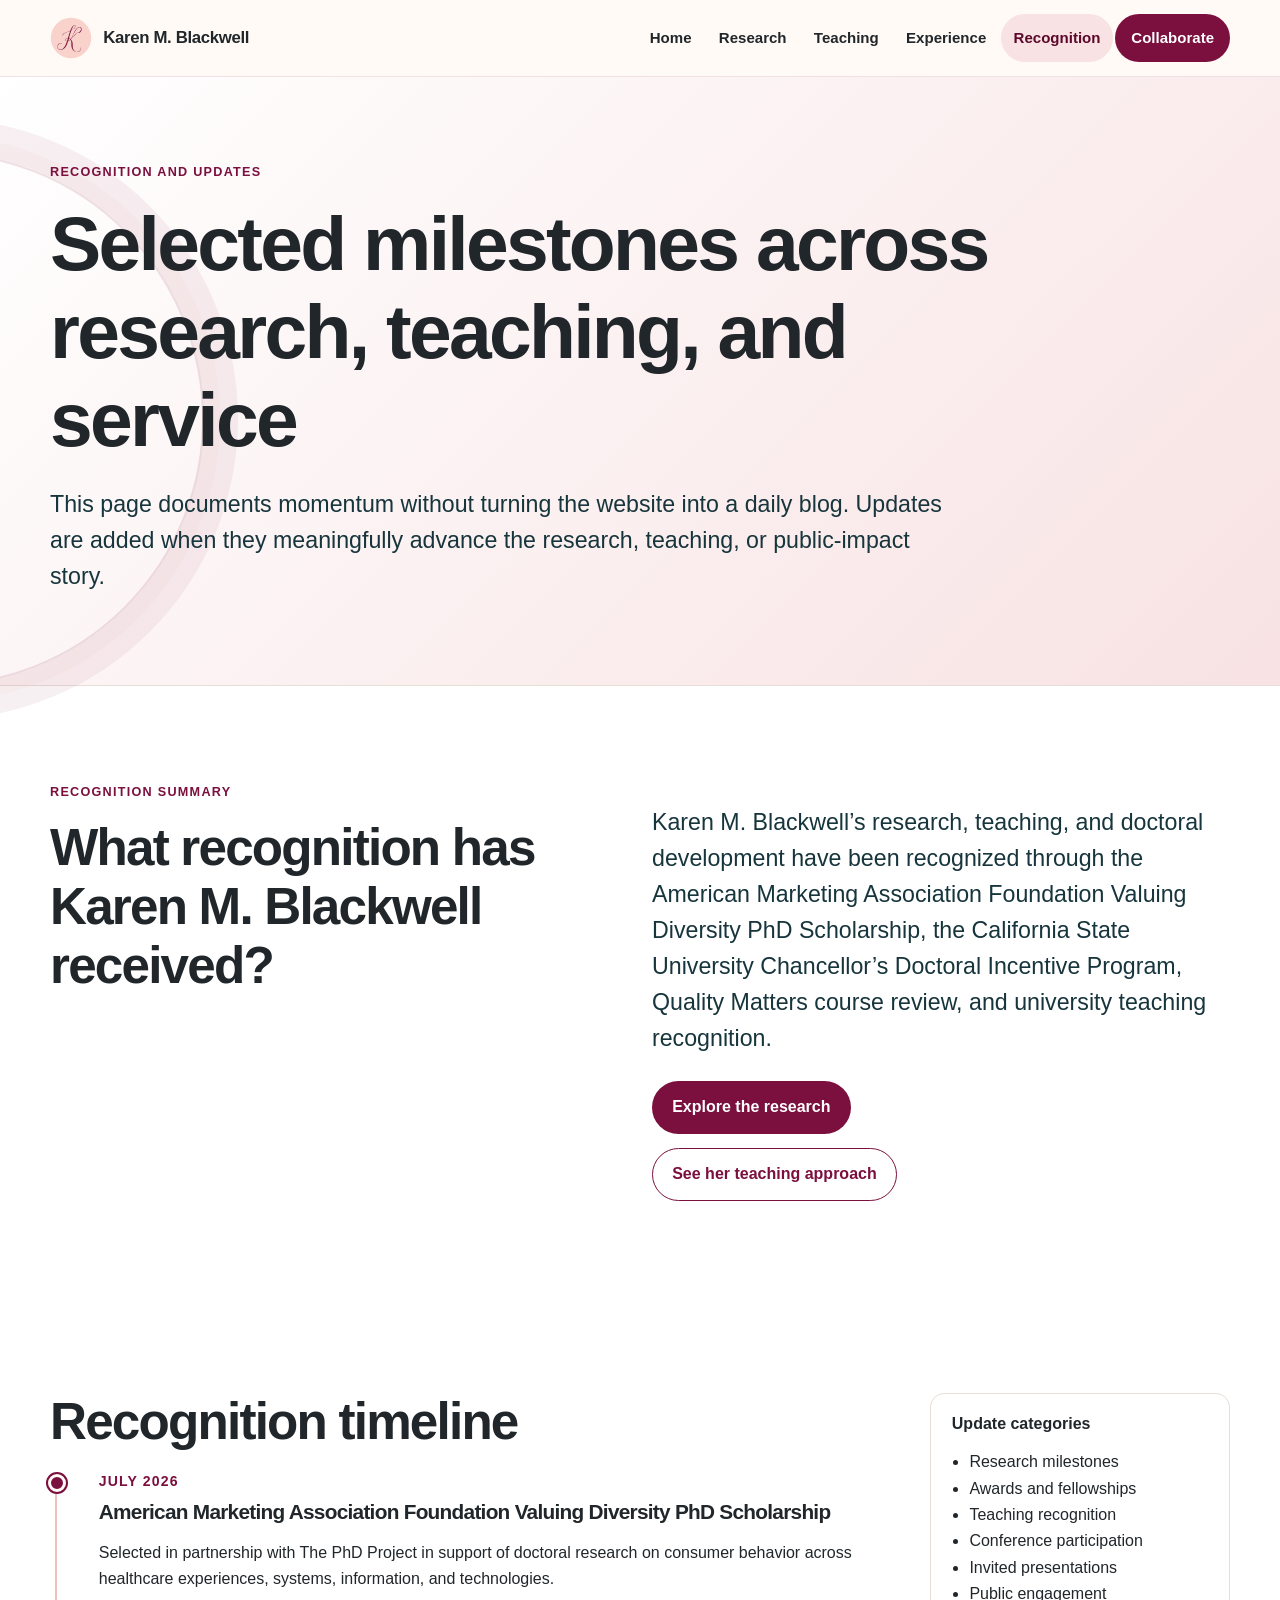
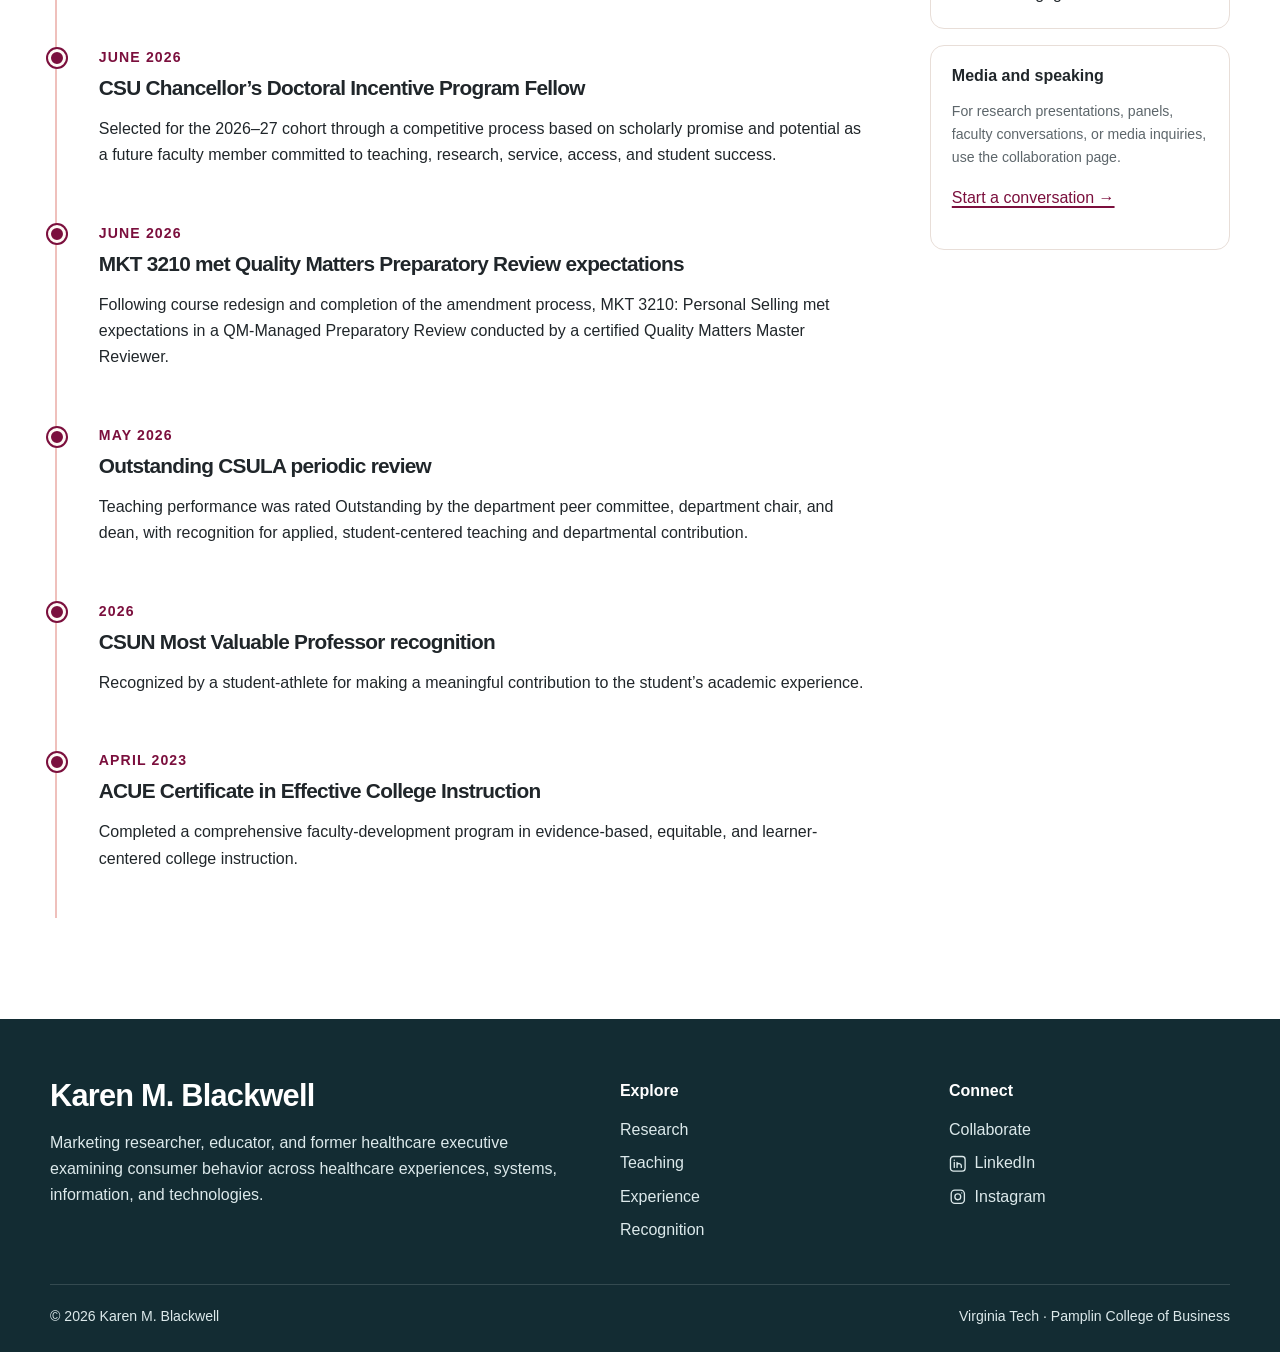
<file: recognition.html>
<!doctype html>
<html lang="en">
<head>
  <meta charset="utf-8">
  <meta name="viewport" content="width=device-width, initial-scale=1">
  <title>Recognition and Updates | Karen M. Blackwell</title>
  <meta name="description" content="Awards, fellowships, teaching recognition, and research milestones for Karen M. Blackwell.">
  <meta name="theme-color" content="#7b0f3d">
  <link rel="canonical" href="https://karenmblackwell.com/recognition.html">
  <link rel="icon" href="assets/images/favicon.svg" type="image/svg+xml">
  <link rel="stylesheet" href="assets/css/styles.css">
  <meta property="og:title" content="Recognition and Updates | Karen M. Blackwell">
  <meta property="og:description" content="Awards, fellowships, teaching recognition, and research milestones for Karen M. Blackwell.">
  <meta property="og:type" content="website">
  <meta property="og:site_name" content="Karen M. Blackwell">
  <meta property="og:url" content="https://karenmblackwell.com/recognition.html">
  <meta property="og:image" content="https://karenmblackwell.com/assets/images/karen-blackwell-social-card.png">
  <meta name="twitter:card" content="summary_large_image">
  <script type="application/ld+json">{
    "@context":"https://schema.org",
    "@type":"Person",
    "name":"Karen M. Blackwell",
    "url":"https://karenmblackwell.com",
    "image":"https://karenmblackwell.com/assets/images/karen-blackwell-headshot.webp",
    "jobTitle":"Marketing Researcher and Educator",
    "affiliation":[{"@type":"CollegeOrUniversity","name":"Virginia Tech — Pamplin College of Business"},{"@type":"CollegeOrUniversity","name":"California State University, Los Angeles"},{"@type":"CollegeOrUniversity","name":"California State University, Northridge"},{"@type":"CollegeOrUniversity","name":"San Diego State University"}],
    "sameAs":["https://www.linkedin.com/in/karenmblackwell/","https://www.instagram.com/karenmichelleblackwell/"]
  }</script>
</head>
<body>
<a class="skip-link" href="#main">Skip to main content</a>
<header class="site-header">
  <div class="container nav-wrap">
    <a class="brand" href="index.html" aria-label="Karen M. Blackwell home">
      <span class="brand-mark" aria-hidden="true">KMB</span><span class="brand-name">Karen M. Blackwell</span>
    </a>
    <button class="nav-toggle" aria-label="Open navigation" aria-expanded="false" aria-controls="site-nav">
      <svg viewBox="0 0 24 24" fill="none" stroke="currentColor" stroke-width="2"><path d="M4 7h16M4 12h16M4 17h16"/></svg>
    </button>
    <nav class="site-nav" id="site-nav" aria-label="Primary navigation"><a href="index.html">Home</a>
<a href="research.html">Research</a>
<a href="teaching.html">Teaching</a>
<a href="experience.html">Experience</a>
<a href="recognition.html" aria-current="page">Recognition</a>
<a href="collaborate.html" class="nav-cta">Collaborate</a></nav>
  </div>
</header>
<main id="main">
<section class="page-hero"><div class="container"><p class="eyebrow">Recognition and updates</p><h1>Selected milestones across research, teaching, and service</h1><p class="lede">This page documents momentum without turning the website into a daily blog. Updates are added when they meaningfully advance the research, teaching, or public-impact story.</p></div></section>
<section class="section section-white"><div class="container content-grid">
  <article aria-labelledby="recognition-timeline-heading">
    <h2 id="recognition-timeline-heading">Recognition timeline</h2>
    <div class="timeline">
      <section class="timeline-item"><time datetime="2026-07">July 2026</time><h3>American Marketing Association Foundation Valuing Diversity PhD Scholarship</h3><p>Selected in partnership with The PhD Project in support of doctoral research on consumer behavior across healthcare experiences, systems, information, and technologies.</p></section>
      <section class="timeline-item"><time datetime="2026-06">June 2026</time><h3>CSU Chancellor’s Doctoral Incentive Program Fellow</h3><p>Selected for the 2026–27 cohort through a competitive process based on scholarly promise and potential as a future faculty member committed to teaching, research, service, access, and student success.</p></section>
      <section class="timeline-item"><time datetime="2026-06">June 2026</time><h3>MKT 3210 met Quality Matters Preparatory Review expectations</h3><p>Following course redesign and completion of the amendment process, MKT 3210: Personal Selling met expectations in a QM-Managed Preparatory Review conducted by a certified Quality Matters Master Reviewer.</p></section>
      <section class="timeline-item"><time datetime="2026-05">May 2026</time><h3>Outstanding CSULA periodic review</h3><p>Teaching performance was rated Outstanding by the department peer committee, department chair, and dean, with recognition for applied, student-centered teaching and departmental contribution.</p></section>
      <section class="timeline-item"><time datetime="2026">2026</time><h3>CSUN Most Valuable Professor recognition</h3><p>Recognized by a student-athlete for making a meaningful contribution to the student’s academic experience.</p></section>
      <section class="timeline-item"><time datetime="2023-04">April 2023</time><h3>ACUE Certificate in Effective College Instruction</h3><p>Completed a comprehensive faculty-development program in evidence-based, equitable, and learner-centered college instruction.</p></section>
    </div>
  </article>
  <aside class="sidebar">
    <div class="sidebar-card"><h3>Update categories</h3><ul><li>Research milestones</li><li>Awards and fellowships</li><li>Teaching recognition</li><li>Conference participation</li><li>Invited presentations</li><li>Public engagement</li></ul></div>
    <div class="sidebar-card"><h3>Media and speaking</h3><p class="utility-note">For research presentations, panels, faculty conversations, or media inquiries, use the collaboration page.</p><p><a href="collaborate.html">Start a conversation →</a></p></div>
  </aside>
</div></section>
</main>
<footer class="site-footer">
  <div class="container">
    <div class="footer-grid">
      <div>
        <div class="footer-brand">Karen M. Blackwell</div>
        <p>Marketing researcher, educator, and former healthcare executive examining consumer behavior across healthcare experiences, systems, information, and technologies.</p>
      </div>
      <div>
        <div class="footer-title">Explore</div>
        <div class="footer-links">
          <a href="research.html">Research</a><a href="teaching.html">Teaching</a><a href="experience.html">Experience</a><a href="recognition.html">Recognition</a>
        </div>
      </div>
      <div>
        <div class="footer-title">Connect</div>
        <div class="footer-links">
          <a href="collaborate.html">Collaborate</a>
          <a href="https://www.linkedin.com/in/karenmblackwell/" target="_blank" rel="noopener">LinkedIn</a>
          <a href="https://www.instagram.com/karenmichelleblackwell/" target="_blank" rel="noopener">Instagram</a>
        </div>
      </div>
    </div>
    <div class="footer-bottom"><span>© <span data-current-year></span> Karen M. Blackwell</span><span>Virginia Tech · Pamplin College of Business</span></div>
  </div>
</footer>
<script src="assets/js/main.js" defer></script>
</body>
</html>
</file>
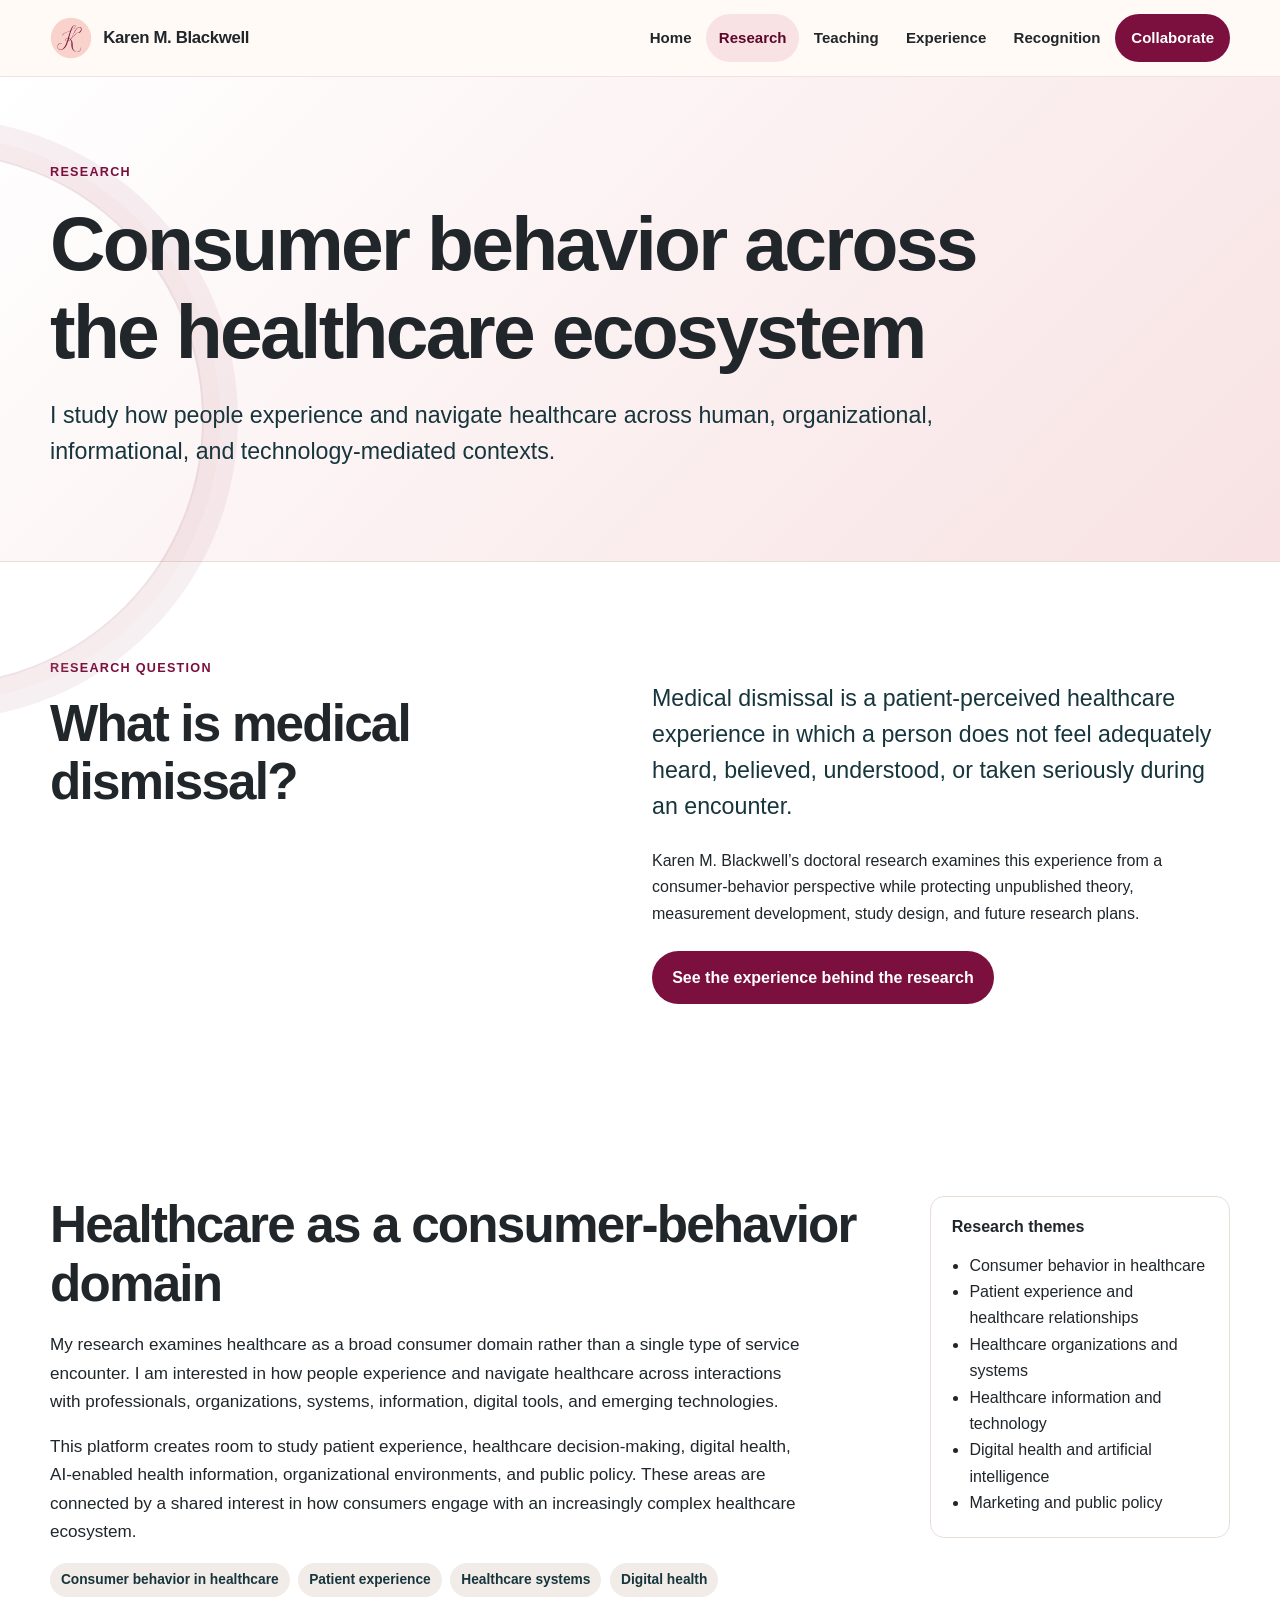
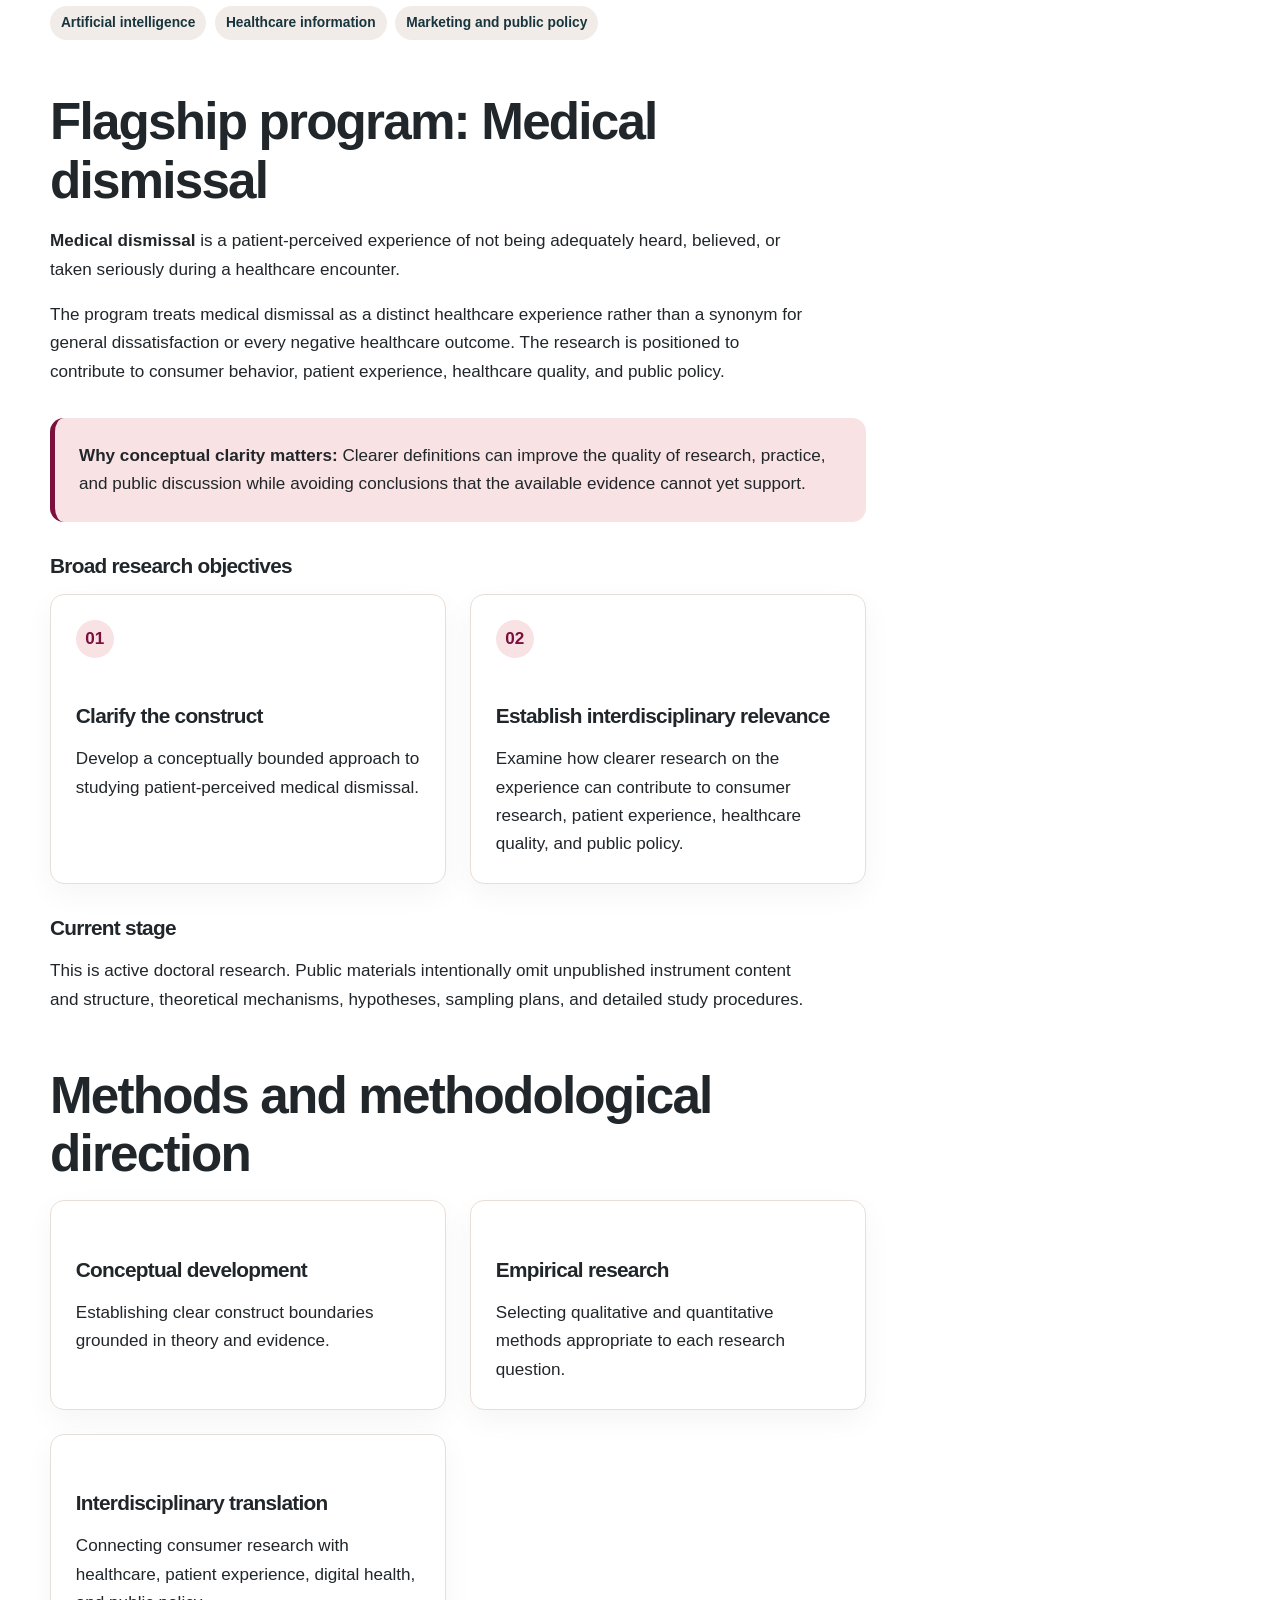
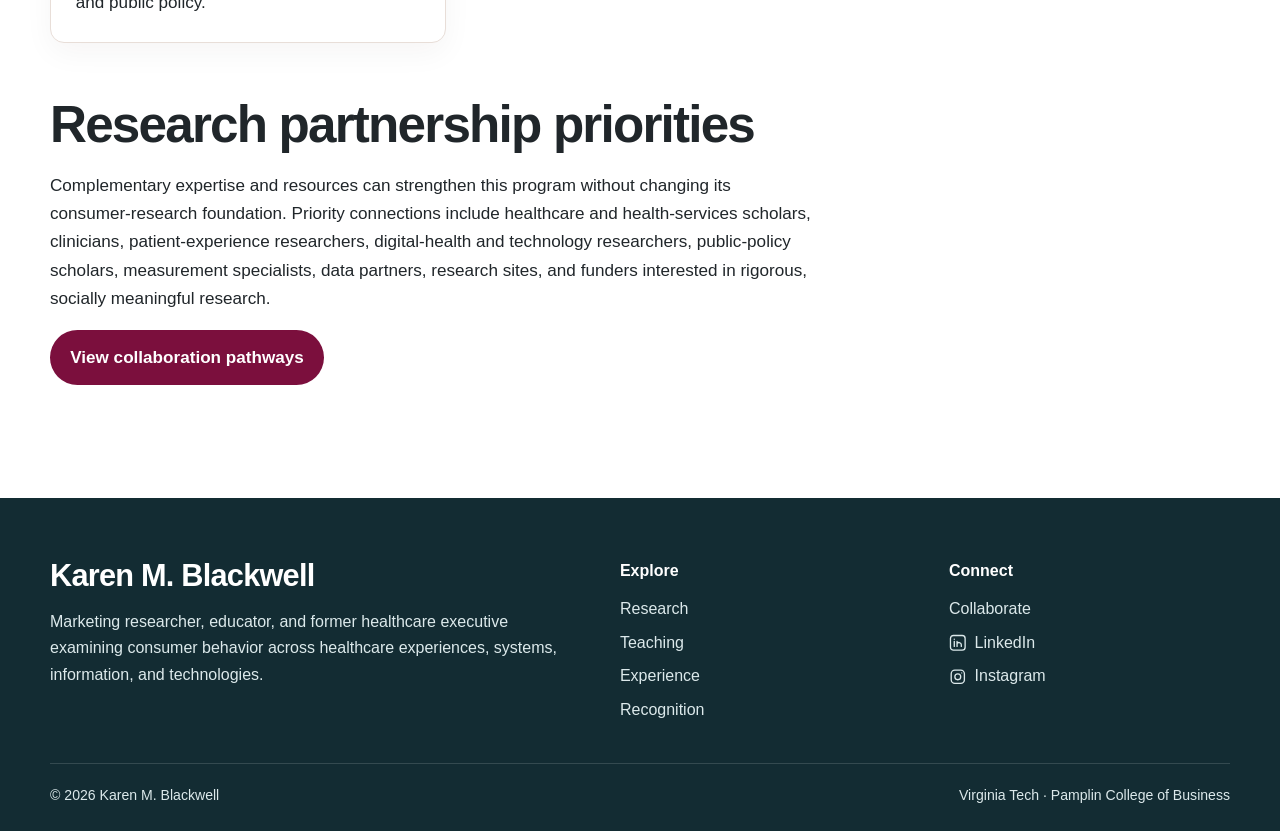
<file: research.html>
<!doctype html>
<html lang="en">
<head>
  <meta charset="utf-8">
  <meta name="viewport" content="width=device-width, initial-scale=1">
  <title>Research | Karen M. Blackwell</title>
  <meta name="description" content="Research on consumer behavior in healthcare, patient experience, healthcare systems, digital health, artificial intelligence, medical dismissal, and public policy.">
  <meta name="theme-color" content="#7b0f3d">
  <link rel="canonical" href="https://karenmblackwell.com/research.html">
  <link rel="icon" href="assets/images/favicon.svg" type="image/svg+xml">
  <link rel="stylesheet" href="assets/css/styles.css">
  <meta property="og:title" content="Research | Karen M. Blackwell">
  <meta property="og:description" content="Research on consumer behavior in healthcare, patient experience, healthcare systems, digital health, artificial intelligence, medical dismissal, and public policy.">
  <meta property="og:type" content="website">
  <meta property="og:site_name" content="Karen M. Blackwell">
  <meta property="og:url" content="https://karenmblackwell.com/research.html">
  <meta property="og:image" content="https://karenmblackwell.com/assets/images/karen-blackwell-social-card.png">
  <meta name="twitter:card" content="summary_large_image">
  <script type="application/ld+json">{
    "@context":"https://schema.org",
    "@type":"Person",
    "name":"Karen M. Blackwell",
    "url":"https://karenmblackwell.com",
    "image":"https://karenmblackwell.com/assets/images/karen-blackwell-headshot.webp",
    "jobTitle":"Marketing Researcher and Educator",
    "affiliation":[{"@type":"CollegeOrUniversity","name":"Virginia Tech — Pamplin College of Business"},{"@type":"CollegeOrUniversity","name":"California State University, Los Angeles"},{"@type":"CollegeOrUniversity","name":"California State University, Northridge"},{"@type":"CollegeOrUniversity","name":"San Diego State University"}],
    "sameAs":["https://www.linkedin.com/in/karenmblackwell/","https://www.instagram.com/karenmichelleblackwell/"]
  }</script>
</head>
<body>
<a class="skip-link" href="#main">Skip to main content</a>
<header class="site-header">
  <div class="container nav-wrap">
    <a class="brand" href="index.html" aria-label="Karen M. Blackwell home">
      <span class="brand-mark" aria-hidden="true">KMB</span><span class="brand-name">Karen M. Blackwell</span>
    </a>
    <button class="nav-toggle" aria-label="Open navigation" aria-expanded="false" aria-controls="site-nav">
      <svg viewBox="0 0 24 24" fill="none" stroke="currentColor" stroke-width="2"><path d="M4 7h16M4 12h16M4 17h16"/></svg>
    </button>
    <nav class="site-nav" id="site-nav" aria-label="Primary navigation"><a href="index.html">Home</a>
<a href="research.html" aria-current="page">Research</a>
<a href="teaching.html">Teaching</a>
<a href="experience.html">Experience</a>
<a href="recognition.html">Recognition</a>
<a href="collaborate.html" class="nav-cta">Collaborate</a></nav>
  </div>
</header>
<main id="main">
<section class="page-hero"><div class="container"><p class="eyebrow">Research</p><h1>Consumer behavior across the healthcare ecosystem</h1><p class="lede">I study how people experience and navigate healthcare across human, organizational, informational, and technology-mediated contexts.</p></div></section>
<section class="section section-white"><div class="container content-grid">
  <article class="prose">
    <h2>Healthcare as a consumer-behavior domain</h2>
    <p>My research examines healthcare as a broad consumer domain rather than a single type of service encounter. I am interested in how people experience and navigate healthcare across interactions with professionals, organizations, systems, information, digital tools, and emerging technologies.</p>
    <p>This platform creates room to study patient experience, healthcare decision-making, digital health, AI-enabled health information, organizational environments, and public policy. These areas are connected by a shared interest in how consumers engage with an increasingly complex healthcare ecosystem.</p>
    <div class="tags"><span class="tag">Consumer behavior in healthcare</span><span class="tag">Patient experience</span><span class="tag">Healthcare systems</span><span class="tag">Digital health</span><span class="tag">Artificial intelligence</span><span class="tag">Healthcare information</span><span class="tag">Marketing and public policy</span></div>

    <h2 id="medical-dismissal">Flagship program: Medical dismissal</h2>
    <p><strong>Medical dismissal</strong> is a patient-perceived experience of not being adequately heard, believed, or taken seriously during a healthcare encounter.</p>
    <p>The program treats medical dismissal as a distinct healthcare experience rather than a synonym for general dissatisfaction or every negative healthcare outcome. The research is positioned to contribute to consumer behavior, patient experience, healthcare quality, and public policy.</p>
    <div class="callout"><strong>Why conceptual clarity matters:</strong> Clearer definitions can improve the quality of research, practice, and public discussion while avoiding conclusions that the available evidence cannot yet support.</div>

    <h3>Broad research objectives</h3>
    <div class="grid-2 objective-grid">
      <div class="card"><span class="objective-number">01</span><h3>Clarify the construct</h3><p>Develop a conceptually bounded approach to studying patient-perceived medical dismissal.</p></div>
      <div class="card"><span class="objective-number">02</span><h3>Establish interdisciplinary relevance</h3><p>Examine how clearer research on the experience can contribute to consumer research, patient experience, healthcare quality, and public policy.</p></div>
    </div>

    <h3>Current stage</h3>
    <p>This is active doctoral research. Public materials intentionally omit unpublished instrument content and structure, theoretical mechanisms, hypotheses, sampling plans, and detailed study procedures.</p>

    <h2>Methods and methodological direction</h2>
    <div class="grid-2">
      <div class="card"><h3>Conceptual development</h3><p>Establishing clear construct boundaries grounded in theory and evidence.</p></div>
      <div class="card"><h3>Empirical research</h3><p>Selecting qualitative and quantitative methods appropriate to each research question.</p></div>
      <div class="card"><h3>Interdisciplinary translation</h3><p>Connecting consumer research with healthcare, patient experience, digital health, and public policy.</p></div>
    </div>

    <h2>Research partnership priorities</h2>
    <p>Complementary expertise and resources can strengthen this program without changing its consumer-research foundation. Priority connections include healthcare and health-services scholars, clinicians, patient-experience researchers, digital-health and technology researchers, public-policy scholars, measurement specialists, data partners, research sites, and funders interested in rigorous, socially meaningful research.</p>
    <p><a class="button button-primary" href="collaborate.html">View collaboration pathways</a></p>
  </article>
  <aside class="sidebar" aria-label="Research page summary">
    <div class="sidebar-card"><h3>Research themes</h3><ul><li>Consumer behavior in healthcare</li><li>Patient experience and healthcare relationships</li><li>Healthcare organizations and systems</li><li>Healthcare information and technology</li><li>Digital health and artificial intelligence</li><li>Marketing and public policy</li></ul></div>
  </aside>
</div></section>
</main>
<footer class="site-footer">
  <div class="container">
    <div class="footer-grid">
      <div>
        <div class="footer-brand">Karen M. Blackwell</div>
        <p>Marketing researcher, educator, and former healthcare executive examining consumer behavior across healthcare experiences, systems, information, and technologies.</p>
      </div>
      <div>
        <div class="footer-title">Explore</div>
        <div class="footer-links">
          <a href="research.html">Research</a><a href="teaching.html">Teaching</a><a href="experience.html">Experience</a><a href="recognition.html">Recognition</a>
        </div>
      </div>
      <div>
        <div class="footer-title">Connect</div>
        <div class="footer-links">
          <a href="collaborate.html">Collaborate</a>
          <a href="https://www.linkedin.com/in/karenmblackwell/" target="_blank" rel="noopener">LinkedIn</a>
          <a href="https://www.instagram.com/karenmichelleblackwell/" target="_blank" rel="noopener">Instagram</a>
        </div>
      </div>
    </div>
    <div class="footer-bottom"><span>© <span data-current-year></span> Karen M. Blackwell</span><span>Virginia Tech · Pamplin College of Business</span></div>
  </div>
</footer>
<script src="assets/js/main.js" defer></script>
</body>
</html>
</file>
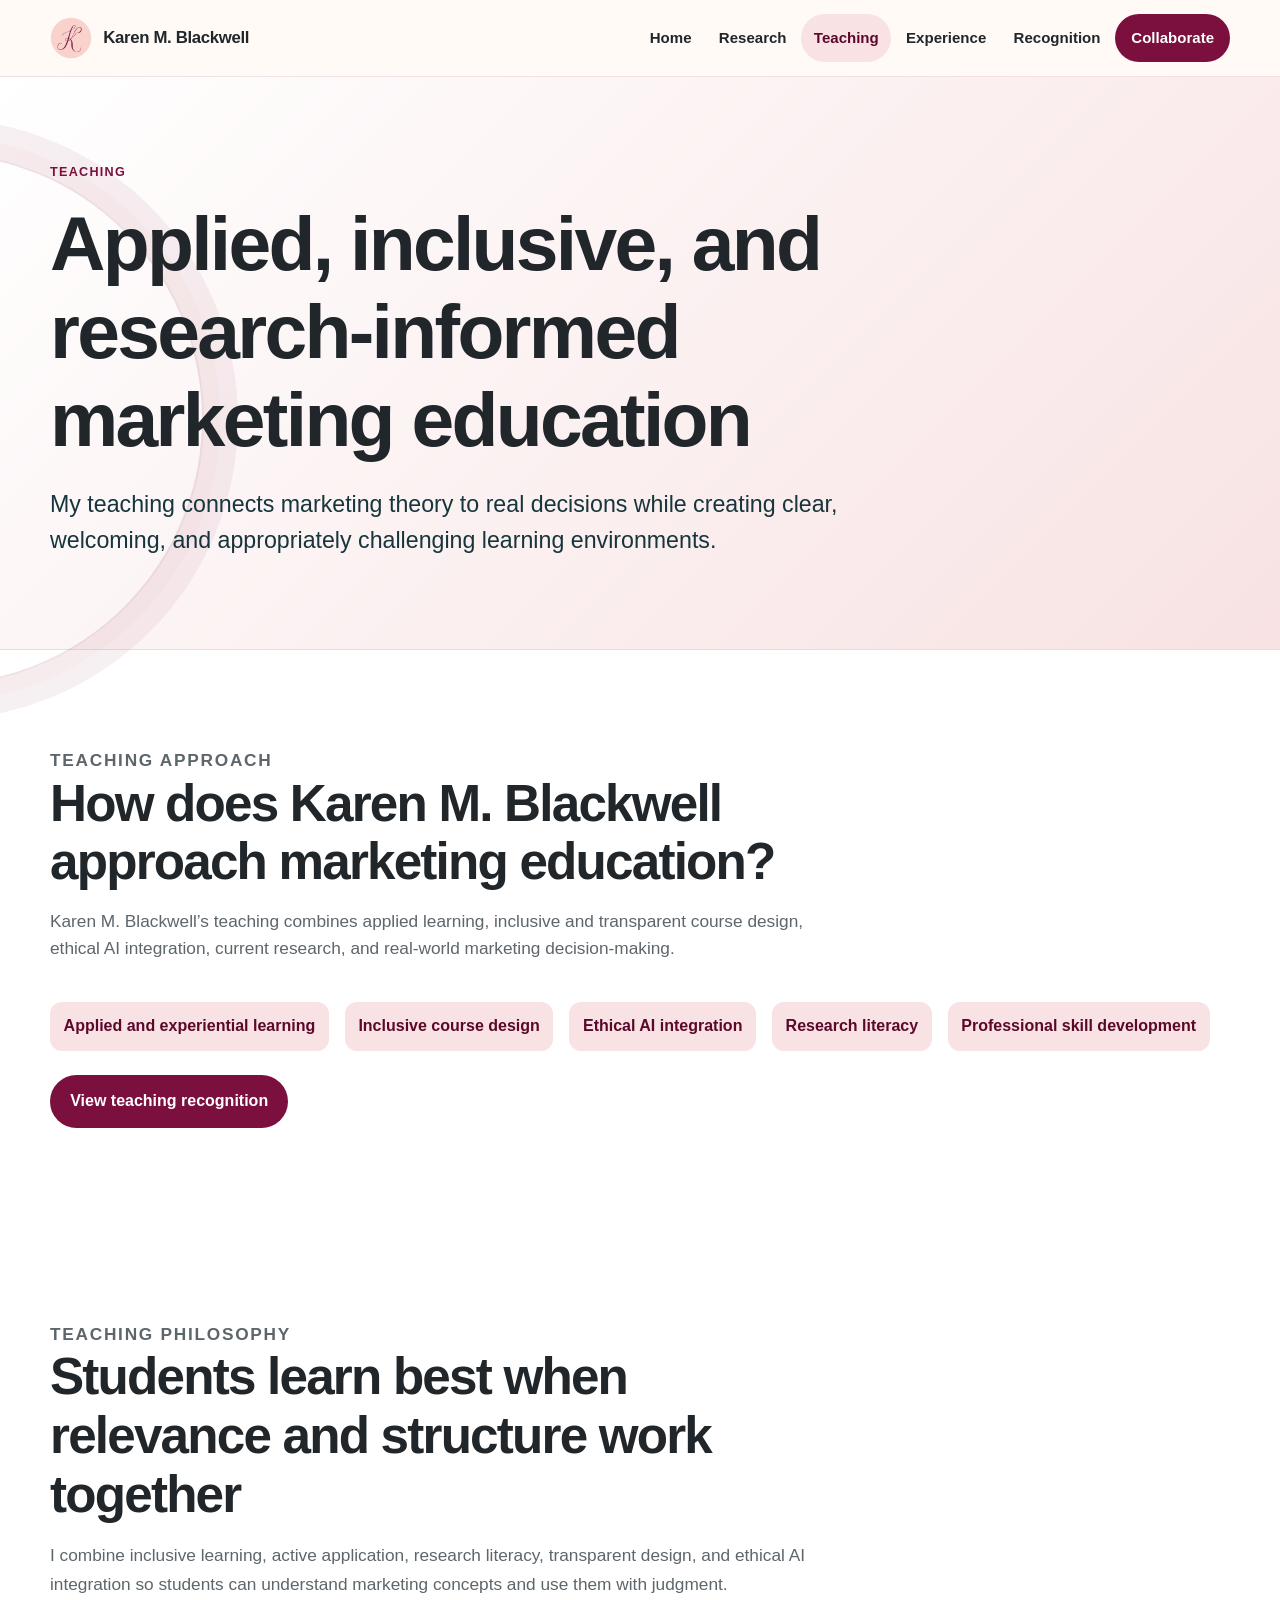
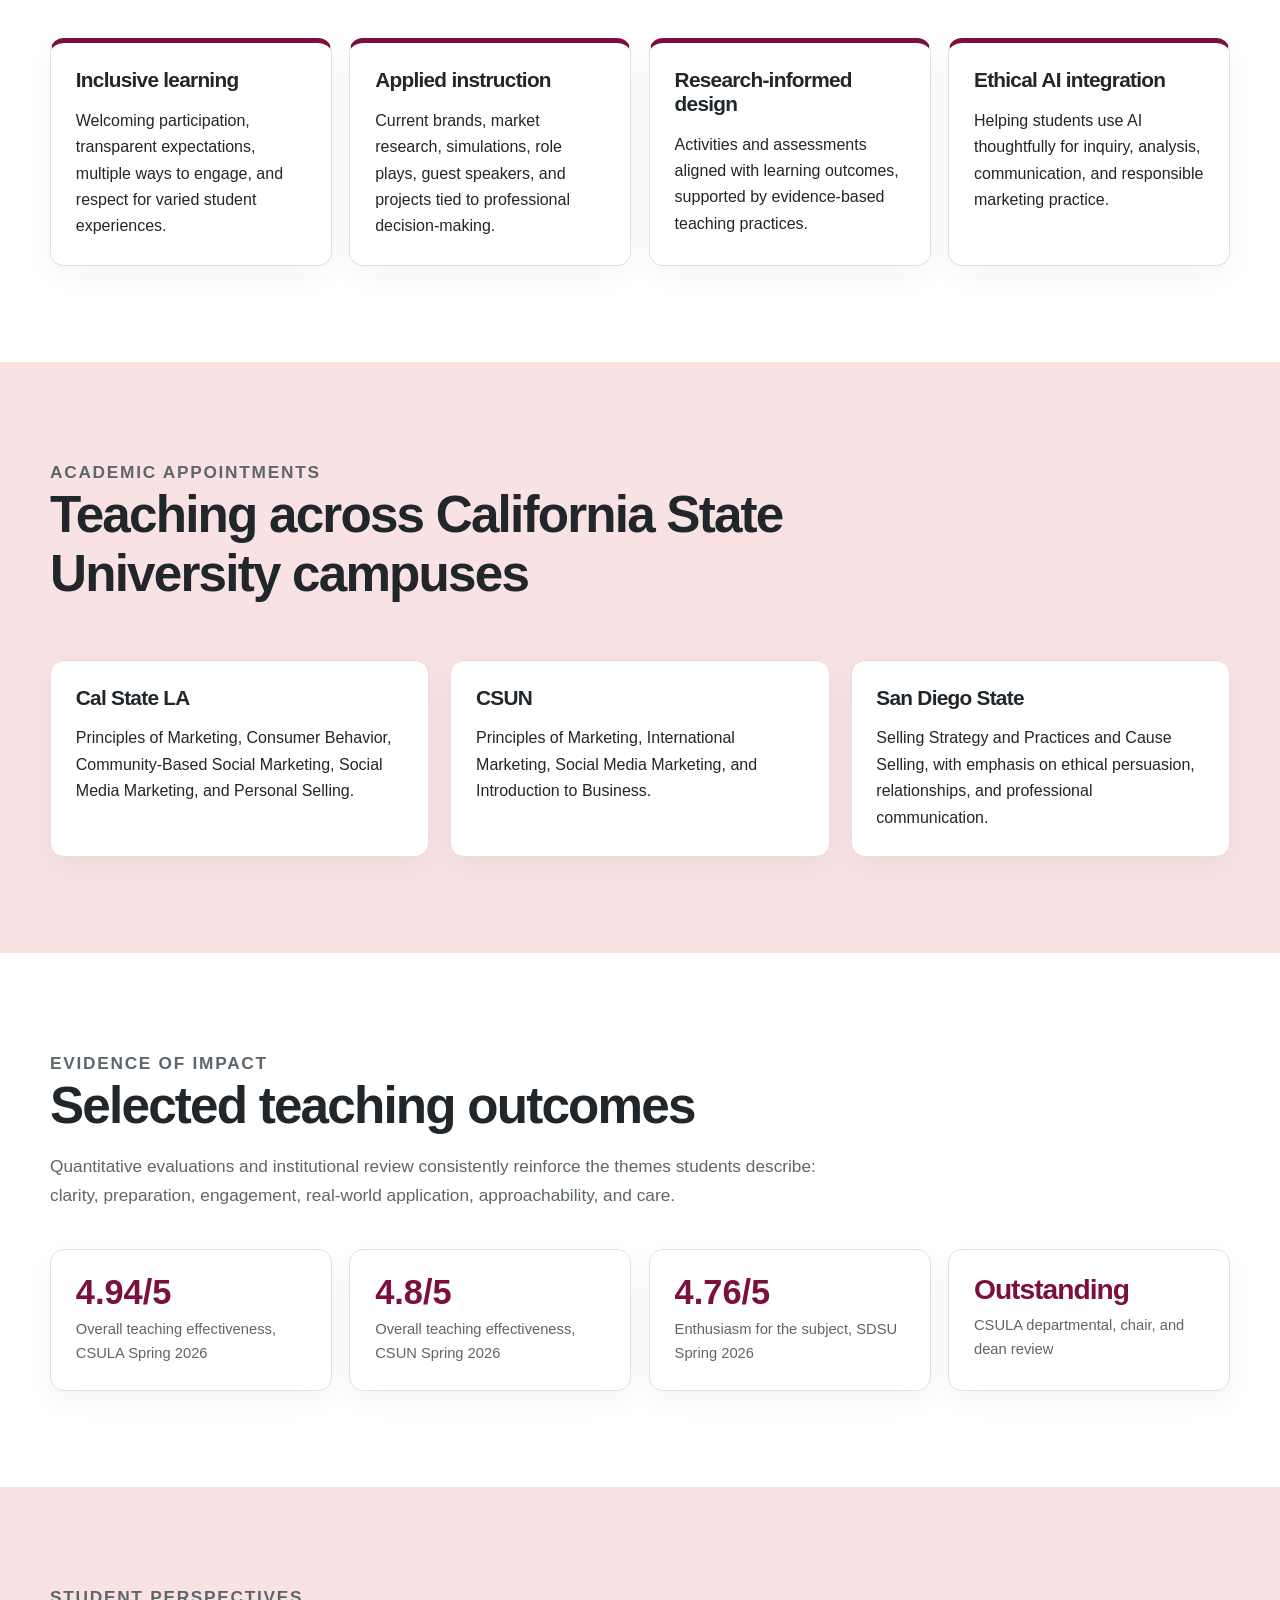
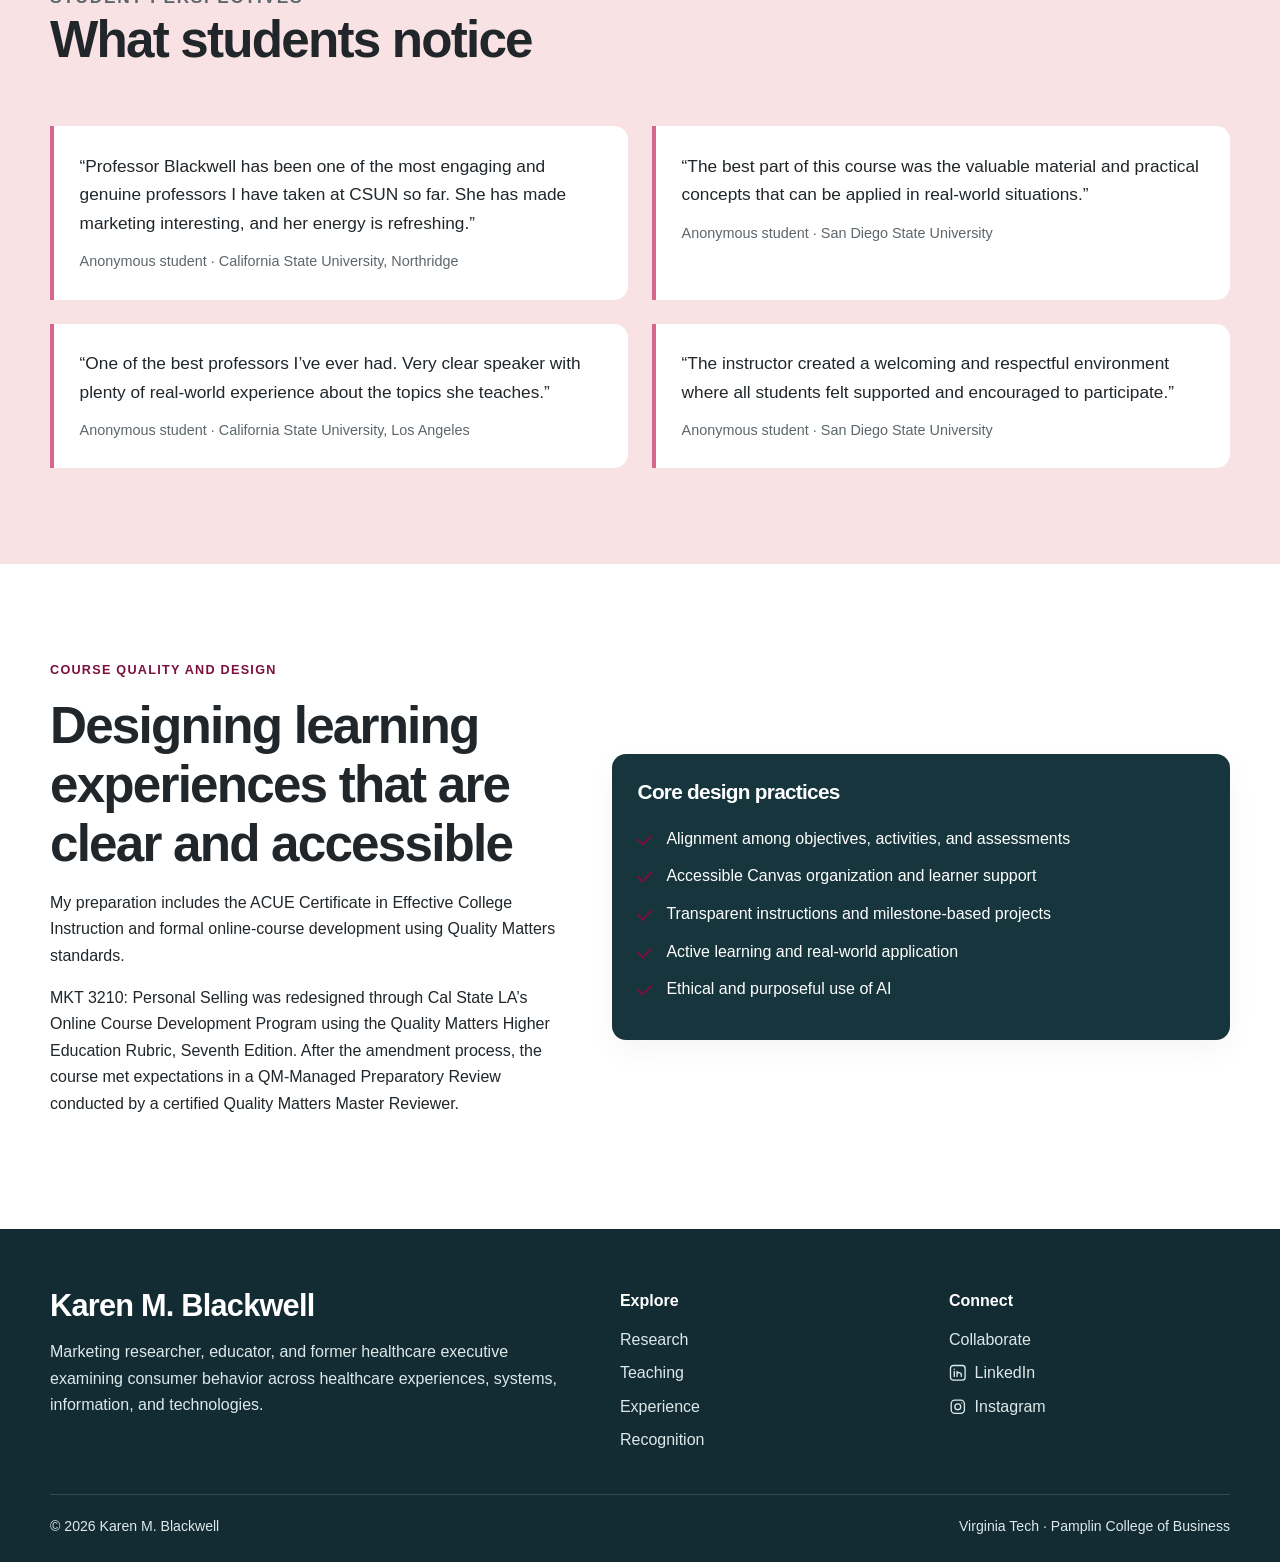
<file: teaching.html>
<!doctype html>
<html lang="en">
<head>
  <meta charset="utf-8">
  <meta name="viewport" content="width=device-width, initial-scale=1">
  <title>Teaching | Karen M. Blackwell</title>
  <meta name="description" content="Karen M. Blackwell’s applied, inclusive, research-informed marketing teaching across California State University campuses.">
  <meta name="theme-color" content="#7b0f3d">
  <link rel="canonical" href="https://karenmblackwell.com/teaching.html">
  <link rel="icon" href="assets/images/favicon.svg" type="image/svg+xml">
  <link rel="stylesheet" href="assets/css/styles.css">
  <meta property="og:title" content="Teaching | Karen M. Blackwell">
  <meta property="og:description" content="Karen M. Blackwell’s applied, inclusive, research-informed marketing teaching across California State University campuses.">
  <meta property="og:type" content="website">
  <meta property="og:site_name" content="Karen M. Blackwell">
  <meta property="og:url" content="https://karenmblackwell.com/teaching.html">
  <meta property="og:image" content="https://karenmblackwell.com/assets/images/karen-blackwell-social-card.png">
  <meta name="twitter:card" content="summary_large_image">
  <script type="application/ld+json">{
    "@context":"https://schema.org",
    "@type":"Person",
    "name":"Karen M. Blackwell",
    "url":"https://karenmblackwell.com",
    "image":"https://karenmblackwell.com/assets/images/karen-blackwell-headshot.webp",
    "jobTitle":"Marketing Researcher and Educator",
    "affiliation":[{"@type":"CollegeOrUniversity","name":"Virginia Tech — Pamplin College of Business"},{"@type":"CollegeOrUniversity","name":"California State University, Los Angeles"},{"@type":"CollegeOrUniversity","name":"California State University, Northridge"},{"@type":"CollegeOrUniversity","name":"San Diego State University"}],
    "sameAs":["https://www.linkedin.com/in/karenmblackwell/","https://www.instagram.com/karenmichelleblackwell/"]
  }</script>
</head>
<body>
<a class="skip-link" href="#main">Skip to main content</a>
<header class="site-header">
  <div class="container nav-wrap">
    <a class="brand" href="index.html" aria-label="Karen M. Blackwell home">
      <span class="brand-mark" aria-hidden="true">KMB</span><span class="brand-name">Karen M. Blackwell</span>
    </a>
    <button class="nav-toggle" aria-label="Open navigation" aria-expanded="false" aria-controls="site-nav">
      <svg viewBox="0 0 24 24" fill="none" stroke="currentColor" stroke-width="2"><path d="M4 7h16M4 12h16M4 17h16"/></svg>
    </button>
    <nav class="site-nav" id="site-nav" aria-label="Primary navigation"><a href="index.html">Home</a>
<a href="research.html">Research</a>
<a href="teaching.html" aria-current="page">Teaching</a>
<a href="experience.html">Experience</a>
<a href="recognition.html">Recognition</a>
<a href="collaborate.html" class="nav-cta">Collaborate</a></nav>
  </div>
</header>
<main id="main">
<section class="page-hero"><div class="container"><p class="eyebrow">Teaching</p><h1>Applied, inclusive, and research-informed marketing education</h1><p class="lede">My teaching connects marketing theory to real decisions while creating clear, welcoming, and appropriately challenging learning environments.</p></div></section>
<section class="section section-white"><div class="container">
  <div class="section-head"><div><p class="eyebrow">Teaching philosophy</p><h2>Students learn best when relevance and structure work together</h2><p>I combine inclusive learning, active application, research literacy, transparent design, and ethical AI integration so students can understand marketing concepts and use them with judgment.</p></div></div>
  <div class="grid-4">
    <article class="card card-accent"><h3>Inclusive learning</h3><p>Welcoming participation, transparent expectations, multiple ways to engage, and respect for varied student experiences.</p></article>
    <article class="card card-accent"><h3>Applied instruction</h3><p>Current brands, market research, simulations, role plays, guest speakers, and projects tied to professional decision-making.</p></article>
    <article class="card card-accent"><h3>Research-informed design</h3><p>Activities and assessments aligned with learning outcomes, supported by evidence-based teaching practices.</p></article>
    <article class="card card-accent"><h3>Ethical AI integration</h3><p>Helping students use AI thoughtfully for inquiry, analysis, communication, and responsible marketing practice.</p></article>
  </div>
</div></section>

<section class="section section-blush"><div class="container">
  <div class="section-head"><div><p class="eyebrow">Academic appointments</p><h2>Teaching across California State University campuses</h2></div></div>
  <div class="grid-3">
    <article class="card"><h3>Cal State LA</h3><p>Principles of Marketing, Consumer Behavior, Community-Based Social Marketing, Social Media Marketing, and Personal Selling.</p></article>
    <article class="card"><h3>CSUN</h3><p>Principles of Marketing, International Marketing, Social Media Marketing, and Introduction to Business.</p></article>
    <article class="card"><h3>San Diego State</h3><p>Selling Strategy and Practices and Cause Selling, with emphasis on ethical persuasion, relationships, and professional communication.</p></article>
  </div>
</div></section>

<section class="section section-white"><div class="container">
  <div class="section-head"><div><p class="eyebrow">Evidence of impact</p><h2>Selected teaching outcomes</h2><p>Quantitative evaluations and institutional review consistently reinforce the themes students describe: clarity, preparation, engagement, real-world application, approachability, and care.</p></div></div>
  <div class="grid-4">
    <div class="card"><span class="number">4.94/5</span><span class="label">Overall teaching effectiveness, CSULA Spring 2026</span></div>
    <div class="card"><span class="number">4.8/5</span><span class="label">Overall teaching effectiveness, CSUN Spring 2026</span></div>
    <div class="card"><span class="number">4.76/5</span><span class="label">Enthusiasm for the subject, SDSU Spring 2026</span></div>
    <div class="card"><span class="number number-word">Outstanding</span><span class="label">CSULA departmental, chair, and dean review</span></div>
  </div>
</div></section>

<section class="section section-blush"><div class="container">
  <div class="section-head"><div><p class="eyebrow">Student perspectives</p><h2>What students notice</h2></div></div>
  <div class="grid-2">
    <div class="quote"><blockquote>“Professor Blackwell has been one of the most engaging and genuine professors I have taken at CSUN so far. She has made marketing interesting, and her energy is refreshing.”</blockquote><cite>Anonymous student · California State University, Northridge</cite></div>
    <div class="quote"><blockquote>“The best part of this course was the valuable material and practical concepts that can be applied in real-world situations.”</blockquote><cite>Anonymous student · San Diego State University</cite></div>
    <div class="quote"><blockquote>“One of the best professors I’ve ever had. Very clear speaker with plenty of real-world experience about the topics she teaches.”</blockquote><cite>Anonymous student · California State University, Los Angeles</cite></div>
    <div class="quote"><blockquote>“The instructor created a welcoming and respectful environment where all students felt supported and encouraged to participate.”</blockquote><cite>Anonymous student · San Diego State University</cite></div>
  </div>
</div></section>

<section class="section section-white"><div class="container flagship">
  <div><p class="eyebrow">Course quality and design</p><h2>Designing learning experiences that are clear and accessible</h2><p>My preparation includes the ACUE Certificate in Effective College Instruction and formal online-course development using Quality Matters standards.</p><p>MKT 3210: Personal Selling was redesigned through Cal State LA’s Online Course Development Program using the Quality Matters Higher Education Rubric, Seventh Edition. After the amendment process, the course met expectations in a QM-Managed Preparatory Review conducted by a certified Quality Matters Master Reviewer.</p></div>
  <div class="card card-teal"><h3>Core design practices</h3><ul class="list-check"><li>Alignment among objectives, activities, and assessments</li><li>Accessible Canvas organization and learner support</li><li>Transparent instructions and milestone-based projects</li><li>Active learning and real-world application</li><li>Ethical and purposeful use of AI</li></ul></div>
</div></section>
</main>
<footer class="site-footer">
  <div class="container">
    <div class="footer-grid">
      <div>
        <div class="footer-brand">Karen M. Blackwell</div>
        <p>Marketing researcher, educator, and former healthcare executive examining consumer behavior across healthcare experiences, systems, information, and technologies.</p>
      </div>
      <div>
        <div class="footer-title">Explore</div>
        <div class="footer-links">
          <a href="research.html">Research</a><a href="teaching.html">Teaching</a><a href="experience.html">Experience</a><a href="recognition.html">Recognition</a>
        </div>
      </div>
      <div>
        <div class="footer-title">Connect</div>
        <div class="footer-links">
          <a href="collaborate.html">Collaborate</a>
          <a href="https://www.linkedin.com/in/karenmblackwell/" target="_blank" rel="noopener">LinkedIn</a>
          <a href="https://www.instagram.com/karenmichelleblackwell/" target="_blank" rel="noopener">Instagram</a>
        </div>
      </div>
    </div>
    <div class="footer-bottom"><span>© <span data-current-year></span> Karen M. Blackwell</span><span>Virginia Tech · Pamplin College of Business</span></div>
  </div>
</footer>
<script src="assets/js/main.js" defer></script>
</body>
</html>
</file>
<file: assets/css/styles.css>
:root {
  --burgundy: #7b0f3d;
  --burgundy-dark: #5b082b;
  --burgundy-soft: #9b2955;
  --teal: #1f414a;
  --teal-dark: #17353c;
  --ivory: #fffaf6;
  --paper: #ffffff;
  --blush: #f8e2e3;
  --peach: #efc0bc;
  --rose: #d9668f;
  --ink: #20262a;
  --muted: #5d666b;
  --line: #e8ded8;
  --shadow: 0 20px 50px rgba(62, 25, 39, 0.10);
  --radius: 24px;
  --radius-sm: 14px;
  --max: 1180px;
}

* { box-sizing: border-box; }
html { scroll-behavior: smooth; }
body {
  margin: 0;
  color: var(--ink);
  background: var(--ivory);
  font-family: Inter, ui-sans-serif, -apple-system, BlinkMacSystemFont, "Segoe UI", sans-serif;
  line-height: 1.65;
  text-rendering: optimizeLegibility;
}
img { max-width: 100%; display: block; }
a { color: var(--burgundy); text-decoration-thickness: 1.5px; text-underline-offset: 0.18em; }
a:hover { color: var(--burgundy-dark); }
button, a { -webkit-tap-highlight-color: transparent; }
:focus-visible { outline: 3px solid #e6a31a; outline-offset: 4px; border-radius: 6px; }
.skip-link { position: fixed; left: 1rem; top: -5rem; z-index: 999; background: var(--teal-dark); color: white; padding: .8rem 1rem; border-radius: 8px; }
.skip-link:focus { top: 1rem; }

.container { width: min(calc(100% - 2rem), var(--max)); margin-inline: auto; }
.site-header { position: sticky; top: 0; z-index: 50; background: rgba(255,250,246,.94); backdrop-filter: blur(16px); border-bottom: 1px solid rgba(123,15,61,.10); }
.nav-wrap { min-height: 76px; display: flex; align-items: center; justify-content: space-between; gap: 1rem; }
.brand { display: inline-flex; align-items: center; gap: .75rem; color: var(--ink); text-decoration: none; font-weight: 780; letter-spacing: -.02em; }
.brand-mark { width: 38px; height: 38px; border-radius: 50%; border: 2px solid var(--peach); display: grid; place-items: center; color: var(--burgundy); font-size: .85rem; background: white; }
.brand-name { white-space: nowrap; }
.nav-toggle { display: none; border: 0; background: transparent; padding: .5rem; color: var(--ink); }
.nav-toggle svg { width: 28px; height: 28px; }
.site-nav { display: flex; align-items: center; gap: .15rem; }
.site-nav a { color: var(--ink); text-decoration: none; font-weight: 650; padding: .7rem .78rem; border-radius: 999px; font-size: .94rem; }
.site-nav a:hover, .site-nav a[aria-current="page"] { background: var(--blush); color: var(--burgundy-dark); }
.site-nav .nav-cta { background: var(--burgundy); color: white; padding-inline: 1rem; }
.site-nav .nav-cta:hover, .site-nav .nav-cta[aria-current="page"] { background: var(--burgundy-dark); color: white; }

main { overflow: hidden; }
.hero { position: relative; min-height: 680px; display: grid; align-items: center; padding: 3.9rem 0; background:
 radial-gradient(circle at 88% 18%, rgba(239,192,188,.75), transparent 25%),
 linear-gradient(135deg, var(--ivory) 0%, #fff 55%, var(--blush) 100%); }
.hero::before, .page-hero::before { content:""; position:absolute; width: 530px; height: 530px; border-radius:50%; border: 2px solid rgba(123,15,61,.12); left:-330px; top:75px; box-shadow: 0 0 0 16px rgba(239,192,188,.12), 0 0 0 34px rgba(123,15,61,.06); }
.hero-grid { position: relative; display: grid; grid-template-columns: minmax(0, 1.18fr) minmax(320px, .82fr); gap: clamp(2rem, 5vw, 4.5rem); align-items: center; padding: clamp(2rem, 4vw, 3.5rem); background: rgba(255,255,255,.86); border: 1px solid rgba(123,15,61,.12); border-radius: 32px; box-shadow: var(--shadow); backdrop-filter: blur(10px); }
.eyebrow { margin: 0 0 1rem; color: var(--burgundy); font-weight: 800; letter-spacing: .1em; text-transform: uppercase; font-size: .79rem; }
h1, h2, h3 { line-height: 1.15; margin-top: 0; letter-spacing: -.035em; }
h1 { font-size: clamp(3.15rem, 6vw, 5.8rem); margin-bottom: 1.25rem; }
h2 { font-size: clamp(2rem, 4vw, 3.35rem); margin-bottom: 1rem; }
h3 { font-size: 1.3rem; margin-bottom: .55rem; }
.lede { font-size: clamp(1.16rem, 2vw, 1.45rem); color: var(--teal-dark); max-width: 760px; line-height: 1.55; }
.hero-copy { position: relative; z-index: 4; min-width: 0; }
.hero-copy .lede { max-width: 700px; }
.hero-name { position: relative; z-index: 5; width: auto; max-width: 100%; margin-right: 0; padding: 0; background: none; border-radius: 0; font-size: clamp(3rem, 5.2vw, 5rem); white-space: normal; }
.hero-actions { display: flex; gap: .85rem; flex-wrap: wrap; margin-top: 2rem; }
.button { display: inline-flex; align-items: center; justify-content: center; gap: .55rem; min-height: 48px; border-radius: 999px; padding: .78rem 1.2rem; text-decoration: none; font-weight: 780; border: 1px solid transparent; }
.button-primary { background: var(--burgundy); color: white; }
.button-primary:hover { color: white; background: var(--burgundy-dark); transform: translateY(-1px); }
.button-secondary { border-color: var(--burgundy); color: var(--burgundy); background: rgba(255,255,255,.55); }
.button-secondary:hover { background: var(--blush); }
.hero-meta { display: flex; flex-wrap: wrap; gap: .7rem 1.2rem; margin-top: 2.1rem; color: var(--muted); font-size: .95rem; }
.hero-meta span { display: inline-flex; gap: .45rem; align-items: center; }
.portrait-frame { position: relative; z-index: 2; justify-self: end; align-self: center; width: 100%; max-width: 430px; margin: 0; }
.portrait-card { position: relative; z-index: 2; padding: .65rem; background: white; border: 1px solid rgba(123,15,61,.10); border-radius: 28px; box-shadow: 0 18px 42px rgba(62,25,39,.13); }
.portrait-card img { width: 100%; height: auto; aspect-ratio: auto; object-fit: contain; object-position: center; border-radius: 21px; }
.portrait-ring { position: absolute; inset: -18px -18px auto auto; width: 108px; height: 108px; border: 2px solid var(--peach); border-radius: 50%; z-index: 1; opacity: .85; }

.section { padding: 6rem 0; }
.section-sm { padding: 4rem 0; }
.section-white { background: white; }
.section-teal { background: var(--teal-dark); color: white; }
.section-teal .eyebrow { color: var(--peach); }
.section-teal .muted, .section-teal p { color: #dbe6e8; }
.section-blush { background: var(--blush); }
.section-head { display: flex; align-items: end; justify-content: space-between; gap: 2rem; margin-bottom: 2.5rem; }
.section-head > div { max-width: 790px; }
.section-head p { margin: 0; color: var(--muted); font-size: 1.08rem; }
.kicker { color: var(--burgundy); font-weight: 800; }
.grid-2 { display: grid; grid-template-columns: repeat(2, minmax(0, 1fr)); gap: 1.5rem; }
.grid-3 { display: grid; grid-template-columns: repeat(3, minmax(0, 1fr)); gap: 1.3rem; }
.grid-4 { display: grid; grid-template-columns: repeat(4, minmax(0, 1fr)); gap: 1.1rem; }
.card { position: relative; background: white; padding: 1.55rem; border: 1px solid var(--line); border-radius: var(--radius-sm); box-shadow: 0 10px 30px rgba(45,28,34,.045); }
.card p:last-child { margin-bottom: 0; }
.card .icon { width: 42px; height: 42px; border-radius: 12px; display: grid; place-items: center; margin-bottom: 1rem; background: var(--blush); color: var(--burgundy); }
.card .icon svg { width: 22px; height: 22px; }
.card-accent { border-top: 5px solid var(--burgundy); }
.card-teal { background: var(--teal-dark); color: white; border-color: transparent; }
.card-teal p { color: #dbe6e8; }
.number { display:block; font-size: 2.15rem; font-weight: 850; color: var(--burgundy); line-height: 1; margin-bottom: .45rem; }
.card-source { display:block; margin:-.12rem 0 .35rem; color:var(--burgundy-dark); font-size:.72rem; font-weight:760; line-height:1.3; letter-spacing:.02em; }
.label { display:block; color: var(--muted); font-size: .92rem; }

.flagship { display: grid; grid-template-columns: .9fr 1.1fr; gap: 3.5rem; align-items: center; }
.research-summary-panel { position: relative; min-height: 430px; padding: 2.2rem; border-radius: var(--radius); background: linear-gradient(145deg, var(--burgundy-dark), var(--burgundy-soft)); color: white; overflow: hidden; box-shadow: var(--shadow); display: flex; flex-direction: column; gap: 1.15rem; }
.research-summary-panel::before { content:""; position:absolute; width: 300px; height:300px; border: 2px solid rgba(255,255,255,.18); border-radius:50%; left:-205px; bottom:-80px; box-shadow: 0 0 0 18px rgba(239,192,188,.09), 0 0 0 38px rgba(255,255,255,.035); }
.research-summary-panel .measure { align-self:flex-start; position:relative; z-index:1; color:#fff; font-size:.76rem; letter-spacing:.15em; text-transform:uppercase; border:1px solid rgba(255,255,255,.4); border-radius:999px; padding:.42rem .68rem; }
.research-summary-item { position:relative; z-index:1; padding:1rem 1.05rem; border:1px solid rgba(255,255,255,.18); border-radius:14px; background:rgba(255,255,255,.075); }
.research-summary-label { display:block; color:var(--peach); font-weight:820; font-size:.83rem; letter-spacing:.08em; text-transform:uppercase; margin-bottom:.25rem; }
.research-summary-item p { margin:0; color:white; line-height:1.48; }
.research-stage { position:relative; z-index:1; margin-top:auto; padding-top:.3rem; color:#f8dedb; font-size:.9rem; font-weight:700; }
.objective-grid { margin:1rem 0 2rem; }
.objective-number { display:inline-grid; place-items:center; width:38px; height:38px; margin-bottom:.9rem; border-radius:50%; background:var(--blush); color:var(--burgundy); font-weight:850; }
.list-check { list-style: none; padding: 0; margin: 1.4rem 0 0; }
.list-check li { position: relative; padding-left: 1.8rem; margin-bottom: .7rem; }
.list-check li::before { content:""; position:absolute; left:0; top:.5em; width:.75rem; height:.4rem; border-left: 2px solid var(--burgundy); border-bottom: 2px solid var(--burgundy); transform: rotate(-45deg); }
.section-teal .list-check li::before { border-color: var(--peach); }

.quote { padding: 1.6rem; border-left: 4px solid var(--rose); background: white; border-radius: 0 var(--radius-sm) var(--radius-sm) 0; }
.quote blockquote { margin: 0; font-size: 1.08rem; }
.quote cite { display: block; margin-top: .8rem; color: var(--muted); font-style: normal; font-size: .9rem; }

.page-hero { position: relative; padding: 5.3rem 0 4.2rem; background: linear-gradient(135deg, #fff 0%, var(--blush) 100%); border-bottom: 1px solid var(--line); }
.page-hero .container { position: relative; }
.page-hero h1 { font-size: clamp(2.8rem, 6vw, 5rem); max-width: 980px; }
.page-hero .lede { max-width: 900px; }

.content-grid { display: grid; grid-template-columns: minmax(0, 1fr) 300px; gap: 4rem; align-items: start; }
.sidebar { position: sticky; top: 105px; }
.sidebar-card { background: white; border:1px solid var(--line); border-radius: var(--radius-sm); padding:1.3rem; }
.sidebar-card + .sidebar-card { margin-top:1rem; }
.sidebar-card h3 { font-size:1rem; letter-spacing:0; }
.sidebar-card ul { padding-left:1.1rem; margin-bottom:0; }
.prose { font-size:1.07rem; }
.prose h2 { margin-top:3.3rem; }
.prose h2:first-child { margin-top:0; }
.prose h3 { margin-top:2rem; }
.prose p { max-width: 80ch; }
.callout { margin:2rem 0; padding:1.5rem; border-radius: var(--radius-sm); background:var(--blush); border-left:5px solid var(--burgundy); }
.tags { display:flex; flex-wrap:wrap; gap:.55rem; margin-top:1rem; }
.tag { display:inline-flex; padding:.35rem .68rem; border-radius:999px; background:#f2ece8; color:var(--teal-dark); font-size:.86rem; font-weight:700; }

.timeline { position:relative; padding-left:1.7rem; }
.timeline::before { content:""; position:absolute; left:.32rem; top:.3rem; bottom:.3rem; width:2px; background:var(--peach); }
.timeline-item { position:relative; padding:0 0 2.2rem 1.35rem; }
.timeline-item::before { content:""; position:absolute; left:-1.82rem; top:.35rem; width:.75rem; height:.75rem; border-radius:50%; background:var(--burgundy); border:3px solid var(--ivory); box-shadow:0 0 0 2px var(--burgundy); }
.timeline-item time { color:var(--burgundy); font-weight:800; font-size:.88rem; text-transform:uppercase; letter-spacing:.08em; }
.timeline-item h3 { margin:.35rem 0 .45rem; }

.experience-band { display:grid; grid-template-columns: 300px 1fr; gap:3rem; padding:2.4rem 0; border-top:1px solid var(--line); }
.experience-band:first-child { border-top:0; padding-top:0; }
.experience-band h2 { font-size:2rem; }
.metric-row { display:flex; flex-wrap:wrap; gap:1rem; margin:1.2rem 0; }
.metric-chip { padding:.7rem .85rem; border-radius:12px; background:var(--blush); color:var(--burgundy-dark); font-weight:780; }
.editorial-image { border-radius: var(--radius); overflow:hidden; background:#ed91aa; box-shadow:var(--shadow); }
.editorial-image img { width:100%; aspect-ratio:1.15; object-fit:cover; object-position:center 25%; }

.collab-grid { display:grid; grid-template-columns: repeat(2,minmax(0,1fr)); gap:1.2rem; }
.collab-card { background:white; border:1px solid var(--line); border-radius:18px; padding:1.5rem; }
.collab-card h3 { display:flex; align-items:center; gap:.65rem; }
.collab-card h3 span { width:30px; height:30px; display:grid; place-items:center; border-radius:50%; background:var(--blush); color:var(--burgundy); font-size:.85rem; }
.contact-panel { display:grid; grid-template-columns:1.15fr .85fr; gap:2rem; padding:2.5rem; border-radius:var(--radius); background:var(--teal-dark); color:white; }
.contact-panel p { color:#dbe6e8; }
.contact-actions { display:flex; flex-direction:column; justify-content:center; gap:.8rem; }
.contact-actions .button-secondary { color:white; border-color:rgba(255,255,255,.65); background:transparent; }
.contact-actions .button-secondary:hover { background:rgba(255,255,255,.1); }
.contact-panel-form { grid-template-columns:.82fr 1.18fr; align-items:start; }
.contact-panel-form .eyebrow { color:var(--peach); }
.contact-panel-form .button-secondary { color:white; border-color:rgba(255,255,255,.65); background:transparent; }
.contact-panel-form .button-secondary:hover { color:white; background:rgba(255,255,255,.1); }
.contact-privacy { font-size:.9rem; }
.inquiry-form { background:white; color:var(--ink); padding:1.5rem; border-radius:18px; box-shadow:0 14px 35px rgba(0,0,0,.12); }
.form-grid { display:grid; grid-template-columns:repeat(2,minmax(0,1fr)); gap:1rem; }
.form-field { display:flex; flex-direction:column; gap:.35rem; }
.form-field-full { grid-column:1 / -1; }
.form-field label { font-weight:760; font-size:.9rem; }
.form-field input, .form-field select, .form-field textarea { width:100%; border:1px solid #cfc7c2; border-radius:10px; padding:.72rem .78rem; color:var(--ink); background:white; font:inherit; line-height:1.35; }
.form-field textarea { resize:vertical; min-height:140px; }
.form-field input:focus, .form-field select:focus, .form-field textarea:focus { border-color:var(--burgundy); outline:3px solid rgba(123,15,61,.14); outline-offset:0; }
.inquiry-form .button { margin-top:1rem; }
.form-status { margin:.75rem 0 0; color:var(--muted) !important; font-size:.88rem; }
.form-status.is-error { color:#8a1939 !important; font-weight:700; }
.form-status.is-success { color:#23683c !important; font-weight:700; }
.honeypot { position:absolute !important; left:-10000px !important; width:1px !important; height:1px !important; overflow:hidden !important; }

.site-footer { background:#132c33; color:#dce9eb; padding:3.7rem 0 1.5rem; }
.footer-grid { display:grid; grid-template-columns:1.3fr .7fr .7fr; gap:3rem; }
.footer-brand { color:white; font-size:1.3rem; font-weight:800; margin-bottom:.7rem; }
.footer-links { display:flex; flex-direction:column; gap:.45rem; }
.footer-links a { color:#dce9eb; text-decoration:none; }
.footer-links a:hover { color:white; text-decoration:underline; }
.footer-title { color:white; font-weight:780; margin-bottom:.75rem; }
.footer-bottom { display:flex; justify-content:space-between; gap:1rem; flex-wrap:wrap; border-top:1px solid rgba(255,255,255,.14); padding-top:1.25rem; margin-top:2.5rem; font-size:.88rem; }

.utility-note { font-size:.88rem; color:var(--muted); }
.visually-hidden { position:absolute !important; width:1px; height:1px; padding:0; margin:-1px; overflow:hidden; clip:rect(0,0,0,0); white-space:nowrap; border:0; }

.form-instructions {
  margin: 0 0 1rem;
  color: var(--muted) !important;
  font-size: .9rem;
}

.optional {
  color: var(--muted);
  font-weight: 500;
}

.inquiry-form button:disabled {
  cursor: wait;
  opacity: .7;
  transform: none;
}

@media (min-width: 1025px) {
  .hero-grid { grid-template-columns: minmax(0, 1.18fr) minmax(340px, 430px); }
  .portrait-frame { width: 100%; max-width: 430px; margin: 0; }
}

@media (max-width: 1024px) {
  .hero { min-height: auto; padding: 3.7rem 0 3.5rem; }
  .hero-grid { grid-template-columns: 1fr; gap: 2.25rem; padding: clamp(1.75rem, 5vw, 3rem); }
  .hero-copy { padding-right: 0; }
  .hero-name { max-width: none; margin-right: 0; padding-right: 0; white-space: normal; }
  .portrait-frame {
    position: static; display: block; grid-column: 1; justify-self: center;
    align-self: auto; width: min(100%, 420px); max-width: 420px;
    margin: 0 auto;
  }
  .portrait-card { padding: .55rem; border-radius: 26px; box-shadow: 0 16px 36px rgba(62,25,39,.12); }
  .portrait-card img {
    display: block; width: 100%; height: auto; aspect-ratio: auto; object-fit: contain;
    object-position: center; border-radius: 20px;
  }
  .portrait-ring { display: block; width: 84px; height: 84px; inset: -14px -14px auto auto; }
}

@media (max-width: 960px) {
  .nav-toggle { display: block; }
  .site-nav {
    position: absolute; left: 1rem; right: 1rem; top: 68px; display: none;
    flex-direction: column; align-items: stretch; padding: .85rem;
    background: var(--ivory); border: 1px solid var(--line); border-radius: 16px;
    box-shadow: var(--shadow);
  }
  .site-nav.open { display: flex; }
  .site-nav a { text-align: center; }
  .flagship, .content-grid, .contact-panel { grid-template-columns: 1fr; }
  .grid-4 { grid-template-columns: repeat(2, minmax(0, 1fr)); }
  .sidebar { position: static; order: -1; }
  .experience-band { grid-template-columns: 1fr; gap: 1rem; }
  .footer-grid { grid-template-columns: 1fr 1fr; }
  .footer-grid > :first-child { grid-column: 1 / -1; }
}

@media (max-width: 760px) {
  .hero-copy { text-align: center; }
  .hero-copy .lede { margin-inline: auto; }
  .hero-actions, .hero-meta { justify-content: center; }
  .portrait-frame { width: min(100%, 380px); max-width: 380px; margin: 0 auto; }
  .portrait-card { border-radius: 24px; }
  .portrait-card img { height: auto; aspect-ratio: auto; border-radius: 18px; }
  .portrait-ring { width: 68px; height: 68px; inset: -11px -11px auto auto; }
}

@media (max-width: 680px) {
  .container { width: min(calc(100% - 1.25rem), var(--max)); }
  .brand-name { font-size: .95rem; }
  .hero { padding-top: 3.2rem; }
  h1 { font-size: clamp(2.75rem, 14vw, 4rem); }
  .hero-grid { gap: 1.8rem; padding: 1.5rem; border-radius: 24px; }
  .section { padding: 4.5rem 0; }
  .section-head { display: block; }
  .grid-2, .grid-3, .grid-4, .collab-grid { grid-template-columns: 1fr; }
  .page-hero { padding: 4rem 0 3rem; }
  .footer-grid { grid-template-columns: 1fr; }
  .footer-grid > :first-child { grid-column: auto; }
  .button { width: 100%; }
  .hero-actions { flex-direction: column; }
  .contact-panel { padding: 1.6rem; }
  .form-grid { grid-template-columns: 1fr; }
  .form-field-full { grid-column: auto; }
  .research-summary-panel { min-height: auto; padding: 1.5rem; }
}

@media (max-width: 480px) {
  .portrait-frame { width: 100%; max-width: 330px; margin: 0 auto; }
  .portrait-card { padding: .42rem; border-radius: 21px; }
  .portrait-card img { height: auto; aspect-ratio: auto; object-position: center; border-radius: 16px; }
  .portrait-ring { display: none; }
}

@media (prefers-reduced-motion: no-preference) {
  .button, .card { transition: transform .18s ease, box-shadow .18s ease, background .18s ease; }
  .card:hover { transform: translateY(-3px); box-shadow: 0 16px 36px rgba(45,28,34,.08); }
}
</file>
